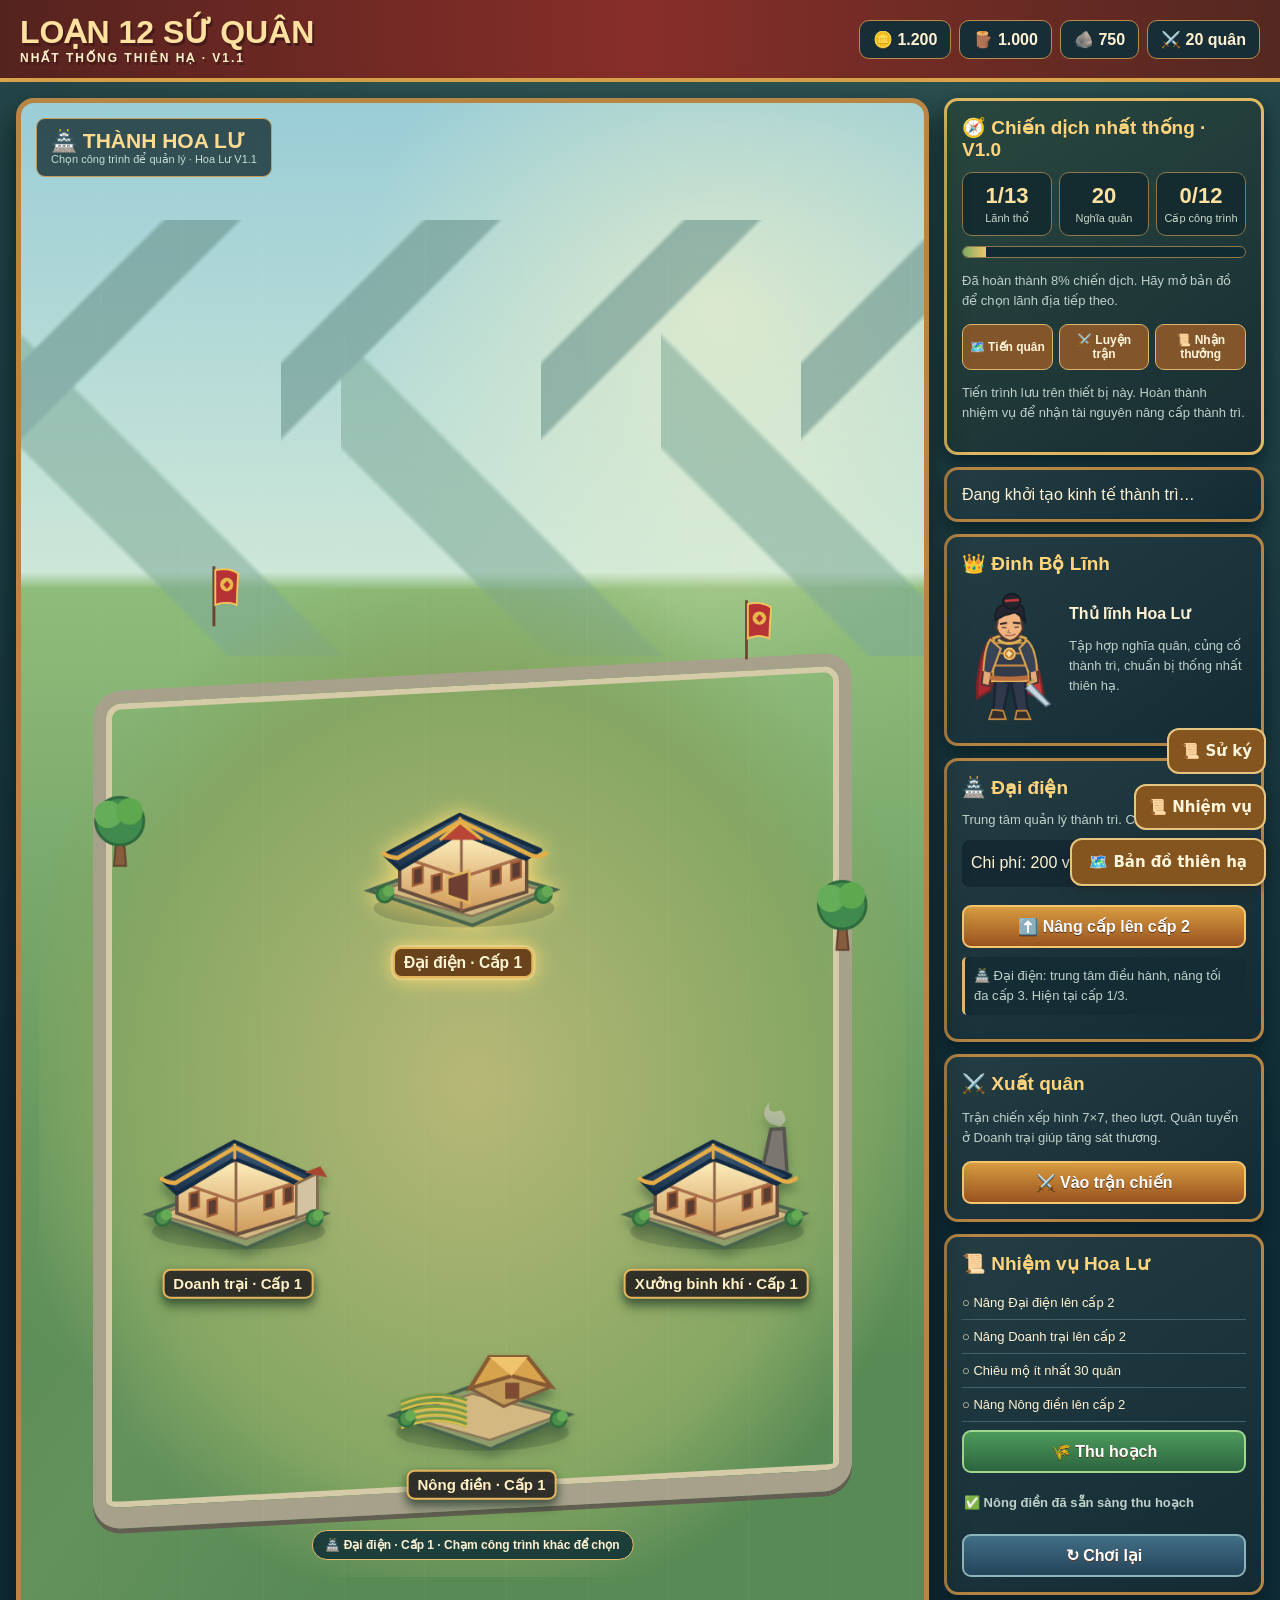
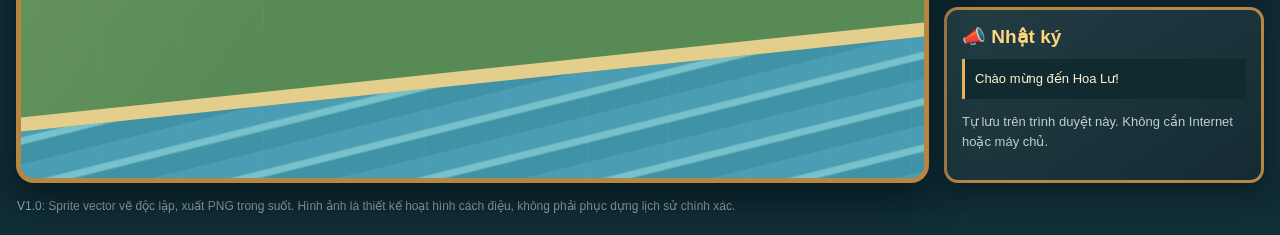
<file: index.html>
<!doctype html><html lang="vi"><head><meta charset="utf-8"><meta name="viewport" content="width=device-width,initial-scale=1"><title>Loạn 12 Sứ Quân — Hoa Lư V1.0</title><style>
:root{font-family:Segoe UI,Arial,sans-serif;color:#fff2d2;background:#102e36}*{box-sizing:border-box}body{margin:0;background:radial-gradient(circle at 50% -10%,#365d59,#102c36 72%)}button{font:inherit;cursor:pointer}header{display:flex;justify-content:space-between;gap:14px;align-items:center;padding:13px 20px;background:linear-gradient(90deg,#55231e,#872e29,#542820);border-bottom:4px solid #dba34a;flex-wrap:wrap}.brand{font-size:clamp(22px,2.5vw,34px);font-weight:900;color:#ffe1a0;text-shadow:2px 3px #461a18}.brand small{display:block;font-size:12px;letter-spacing:2px;color:#fff1cb}.resources{display:flex;flex-wrap:wrap;gap:8px}.res{padding:9px 13px;border:1px solid #ba8a4b;background:#182e36;border-radius:10px;font-weight:700}.wrap{max-width:1450px;margin:auto;padding:16px;display:grid;grid-template-columns:minmax(0,1fr) 320px;gap:15px}.city{min-height:650px;position:relative;overflow:hidden;border:5px solid #b88643;border-radius:18px;background:linear-gradient(#91c9d7 0%,#c6e7dd 28%,#84b46f 29%,#609356 75%,#4d7d50);box-shadow:0 15px 35px #07191e}.mountains{position:absolute;inset:7% 0 auto;height:26%;background:linear-gradient(135deg,transparent 20%,#638d86 21% 31%,transparent 32%) 0 0/260px 100%,linear-gradient(45deg,transparent 27%,#7eaa98 28% 42%,transparent 43%) 0 0/320px 100%;opacity:.55}.river{position:absolute;bottom:-45px;left:-10%;width:125%;height:155px;transform:rotate(-6deg);background:repeating-linear-gradient(172deg,#4b9db4 0 18px,#77c1cb 20px 25px,#4093a7 27px 45px);border-top:14px solid #e3cf8b}.ground{position:absolute;inset:29% 2% 12%;background:radial-gradient(ellipse,#b7b877 0%,#85a763 58%,transparent 76%)}.wall{position:absolute;inset:34% 8% 16%;border:13px solid #a7a18b;border-bottom-width:21px;transform:skewY(-3deg);border-radius:28px;box-shadow:inset 0 0 0 6px #d5cba8,0 5px 0 #625e51;pointer-events:none}.buildings{position:absolute;inset:0}.building{position:absolute;width:clamp(145px,24%,260px);padding:0;border:0;background:transparent;transform:translate(-50%,-50%);transition:transform .15s,filter .15s;filter:drop-shadow(0 8px 5px #27472c70)}.building:hover,.building.active{transform:translate(-50%,-53%) scale(1.04);filter:drop-shadow(0 0 10px #ffdc74)}.building img{display:block;width:100%;height:auto;aspect-ratio:1;object-fit:contain}.building span{display:inline-block;background:#2b2926ee;border:2px solid #e4b55b;color:#fff0c5;border-radius:8px;padding:4px 9px;font-weight:700;font-size:clamp(11px,1.2vw,15px);white-space:nowrap}.tree{position:absolute;width:12%;pointer-events:none}.banner{position:absolute;width:9%;pointer-events:none}.side{display:flex;flex-direction:column;gap:12px}.panel{background:linear-gradient(145deg,#233d43,#142b34);border:3px solid #b78645;border-radius:14px;padding:15px;box-shadow:0 9px 22px #091e25}.panel h2{font-size:19px;color:#ffd47c;margin:0 0 11px}.portrait{display:flex;align-items:center;gap:12px}.portrait img{height:142px;width:95px;object-fit:contain;object-position:bottom;flex-shrink:0}.muted{color:#bed0ca;font-size:13px;line-height:1.55}.stats{margin:10px 0;padding:9px;background:#142932;border-radius:8px;line-height:1.8}.btn{background:linear-gradient(#d89b40,#985321);border:2px solid #f5c66c;border-radius:9px;padding:10px 12px;color:white;font-weight:800;text-shadow:0 1px #583522;width:100%;margin-top:8px}.btn:hover{filter:brightness(1.15)}.btn:disabled{filter:grayscale(.9);opacity:.5;cursor:not-allowed}.btn.secondary{background:linear-gradient(#426e86,#244459);border-color:#8cb4bd}.btn.green{background:linear-gradient(#4c9a5c,#2c653e);border-color:#a3d68e}.notice{font-size:13px;background:#102a30;border-left:3px solid #e7b75d;padding:10px;line-height:1.5}.mission{padding:9px 0;border-bottom:1px solid #42616a;font-size:13px}.mission.done{color:#a4e3a7}.foot{max-width:1450px;margin:0 auto 22px;padding:0 17px;color:#a8c2c2;font-size:12px}.topline{position:absolute;top:15px;left:15px;background:#203a3edb;padding:10px 14px;border:1px solid #c49b59;border-radius:9px;z-index:2}.citytitle{font-weight:900;font-size:21px;color:#ffdb92}.vtag{font-size:11px;color:#c5ddd6}.actions{display:flex;gap:7px;flex-wrap:wrap}.actions .btn{width:auto;flex:1;min-width:100px}@media(max-width:900px){.wrap{grid-template-columns:1fr}.city{min-height:570px}.side{display:grid;grid-template-columns:repeat(2,minmax(0,1fr))}.building{width:26%}}@media(max-width:560px){header{padding:10px}.wrap{padding:8px}.city{min-height:460px}.building{width:37%}.building span{font-size:10px;padding:3px 5px}.side{grid-template-columns:1fr}.topline{top:6px;left:6px;padding:6px}.citytitle{font-size:16px}.wall{inset:34% 4% 16%;border-width:8px}.resources{gap:4px}.res{font-size:12px;padding:7px}}
</style><link rel="stylesheet" href="mobile.css"><link rel="stylesheet" href="gameplay-v10.css"><link rel="stylesheet" href="city-economy-v10.css"><link rel="stylesheet" href="hoalu-v11.css"><link rel="stylesheet" href="economy-v11.css"></head><body><header><div class="brand">LOẠN 12 SỨ QUÂN<small>NHẤT THỐNG THIÊN HẠ · V1.1</small></div><div class="resources"><div class="res">🪙 <span id="gold">0</span></div><div class="res">🪵 <span id="wood">0</span></div><div class="res">🪨 <span id="stone">0</span></div><div class="res">⚔️ <span id="army">0</span> quân</div></div></header><main class="wrap"><section class="city"><div class="mountains"></div><div class="ground"></div><div class="wall"></div><div class="river"></div><div class="topline"><div class="citytitle">🏯 THÀNH HOA LƯ</div><div class="vtag">Chọn công trình để quản lý · Hoa Lư V1.1</div></div><img class="tree" src="assets/tree.png" style="left:5%;top:40%"><img class="tree" src="assets/tree.png" style="right:3%;top:45%"><img class="banner" src="assets/banner.png" style="left:17%;top:27%"><img class="banner" src="assets/banner.png" style="right:15%;top:29%"><div class="buildings" id="buildings"></div></section><aside class="side"><section class="panel" id="economy-v11" aria-live="off"></section><section class="panel"><h2>👑 Đinh Bộ Lĩnh</h2><div class="portrait"><img src="assets/dinh_bo_linh.png" alt="Đinh Bộ Lĩnh"><div><b>Thủ lĩnh Hoa Lư</b><p class="muted">Tập hợp nghĩa quân, củng cố thành trì, chuẩn bị thống nhất thiên hạ.</p></div></div></section><section class="panel"><h2 id="selname">🏯 Đại điện</h2><div id="details" class="muted"></div><div class="stats" id="cost"></div><button class="btn" id="upgrade">⬆️ Nâng cấp</button><button class="btn secondary" id="train" style="display:none">⚔️ Tuyển quân</button><p id="city-bonus" class="muted"></p></section><section class="panel"><h2>⚔️ Xuất quân</h2><p class="muted">Trận chiến xếp hình 7×7, theo lượt. Quân tuyển ở Doanh trại giúp tăng sát thương.</p><a class="btn" href="battle.html" style="display:block;text-align:center;text-decoration:none">⚔️ Vào trận chiến</a></section><section class="panel"><h2>📜 Nhiệm vụ Hoa Lư</h2><div id="missions"></div><div class="actions"><button class="btn green" id="collect">🌾 Thu hoạch</button><div id="harvest-timer" class="muted" aria-live="polite"></div><button class="btn secondary" id="reset">↻ Chơi lại</button></div></section><section class="panel"><h2>📣 Nhật ký</h2><div id="notice" class="notice" aria-live="polite">Chào mừng đến Hoa Lư!</div><p class="muted">Tự lưu trên trình duyệt này. Không cần Internet hoặc máy chủ.</p></section></aside></main><div class="foot">V1.0: Sprite vector vẽ độc lập, xuất PNG trong suốt. Hình ảnh là thiết kế hoạt hình cách điệu, không phải phục dựng lịch sử chính xác.</div><script>
const defs={hall:{name:'Đại điện',desc:'Trung tâm quản lý thành trì.',x:49,y:45},barracks:{name:'Doanh trại',desc:'Tuyển và huấn luyện nghĩa quân.',x:24,y:64},forge:{name:'Xưởng binh khí',desc:'Rèn và cải thiện trang bị.',x:77,y:64},farm:{name:'Nông điền',desc:'Sản xuất lương thực và tài nguyên.',x:51,y:76}};
const KEY='loan12_hoalu_v03';const initial=()=>({gold:1200,wood:1000,stone:750,army:20,levels:{hall:1,barracks:1,forge:1,farm:1},harvest:0});let state;try{const x=JSON.parse(localStorage.getItem(KEY));state=x&&x.levels?x:initial()}catch(e){state=initial()}let selected='hall';const el=id=>document.getElementById(id);const fmt=x=>Math.floor(x).toLocaleString('vi-VN');function save(){try{localStorage.setItem(KEY,JSON.stringify(state))}catch(e){msg('Trình duyệt không cho phép lưu tự động.')}}function msg(t){el('notice').textContent=t}function cost(k){let lv=state.levels[k];return {gold:200*lv,wood:150*lv,stone:100*lv}}function affordable(c){return ['gold','wood','stone'].every(k=>state[k]>=c[k])}function render(){for(const k of ['gold','wood','stone','army'])el(k).textContent=fmt(state[k]);let b=el('buildings');b.innerHTML='';for(const [k,d] of Object.entries(defs)){let button=document.createElement('button');button.className='building'+(selected===k?' active':'');button.style.left=d.x+'%';button.style.top=d.y+'%';button.setAttribute('aria-label',d.name+', cấp '+state.levels[k]);let img=document.createElement('img');img.src=`assets/${k}_lv${state.levels[k]}.png`;img.alt=d.name;let span=document.createElement('span');span.textContent=d.name+' · Cấp '+state.levels[k];button.append(img,span);button.onclick=()=>{selected=k;render()};b.append(button)}let d=defs[selected],lv=state.levels[selected];el('selname').textContent='🏯 '+d.name;el('details').textContent=d.desc+' Cấp hiện tại: '+lv+'/3.';let c=cost(selected);el('cost').textContent=lv===3?'Đã đạt cấp tối đa.':`Chi phí: ${fmt(c.gold)} vàng · ${fmt(c.wood)} gỗ · ${fmt(c.stone)} đá`;el('upgrade').disabled=lv>=3||!affordable(c);el('upgrade').textContent=lv>=3?'✓ Đã đạt cấp tối đa':'⬆️ Nâng cấp lên cấp '+(lv+1);el('train').style.display=selected==='barracks'?'block':'none';el('train').disabled=state.gold<150||state.wood<70;const ms=[['Nâng Đại điện lên cấp 2',state.levels.hall>=2],['Nâng Doanh trại lên cấp 2',state.levels.barracks>=2],['Chiêu mộ ít nhất 30 quân',state.army>=30],['Nâng Nông điền lên cấp 2',state.levels.farm>=2]];el('missions').innerHTML=ms.map(([s,done])=>`<div class="mission ${done?'done':''}">${done?'✓':'○'} ${s}</div>`).join('')}
el('upgrade').onclick=()=>{let lv=state.levels[selected];if(lv>=3)return;let c=cost(selected);if(!affordable(c))return msg('Chưa đủ tài nguyên để nâng cấp.');for(let k of ['gold','wood','stone'])state[k]-=c[k];state.levels[selected]++;save();render();msg('Đã nâng cấp '+defs[selected].name+' lên cấp '+state.levels[selected]+'!')};el('train').onclick=()=>{if(state.gold<150||state.wood<70)return;state.gold-=150;state.wood-=70;state.army+=10;save();render();msg('Đã tuyển thêm 10 nghĩa quân!')};el('collect').onclick=()=>{let now=Date.now(),wait=10000-(now-state.harvest);if(wait>0)return msg('Cần chờ '+Math.ceil(wait/1000)+' giây để thu hoạch tiếp.');let f=state.levels.farm;state.gold+=120*f;state.wood+=95*f;state.stone+=70*f;state.harvest=now;save();render();msg('Đã thu hoạch: +'+120*f+' vàng, +'+95*f+' gỗ, +'+70*f+' đá.')};el('reset').onclick=()=>{if(!confirm('Xóa tiến trình thành trì và chơi lại?'))return;state=initial();save();render();msg('Đã bắt đầu lại chiến dịch Hoa Lư.')};render();
</script><script src="gameplay-v10.js"></script><script src="city-economy-v10.js"></script><script src="hoalu-v11.js"></script><script src="economy-v11.js"></script><a href="map.html" style="position:fixed;bottom:14px;right:14px;z-index:9999;background:#85551f;color:#fff6dc;border:2px solid #e5c580;border-radius:12px;padding:13px 17px;font:700 15px system-ui;text-decoration:none;box-shadow:0 3px 12px #2228">🗺️ Bản đồ thiên hạ</a><a href="chronicle.html" style="position:fixed;bottom:126px;right:14px;z-index:9999;background:#85551f;color:#fff6dc;border:2px solid #e5c580;border-radius:12px;padding:12px;text-decoration:none;font:700 15px system-ui">📜 Sử ký</a><a href="quests.html" style="position:fixed;bottom:70px;right:14px;z-index:9999;background:#85551f;color:#fff6dc;border:2px solid #e5c580;border-radius:12px;padding:12px;text-decoration:none;font:700 15px system-ui">📜 Nhiệm vụ</a></body></html>
</file>
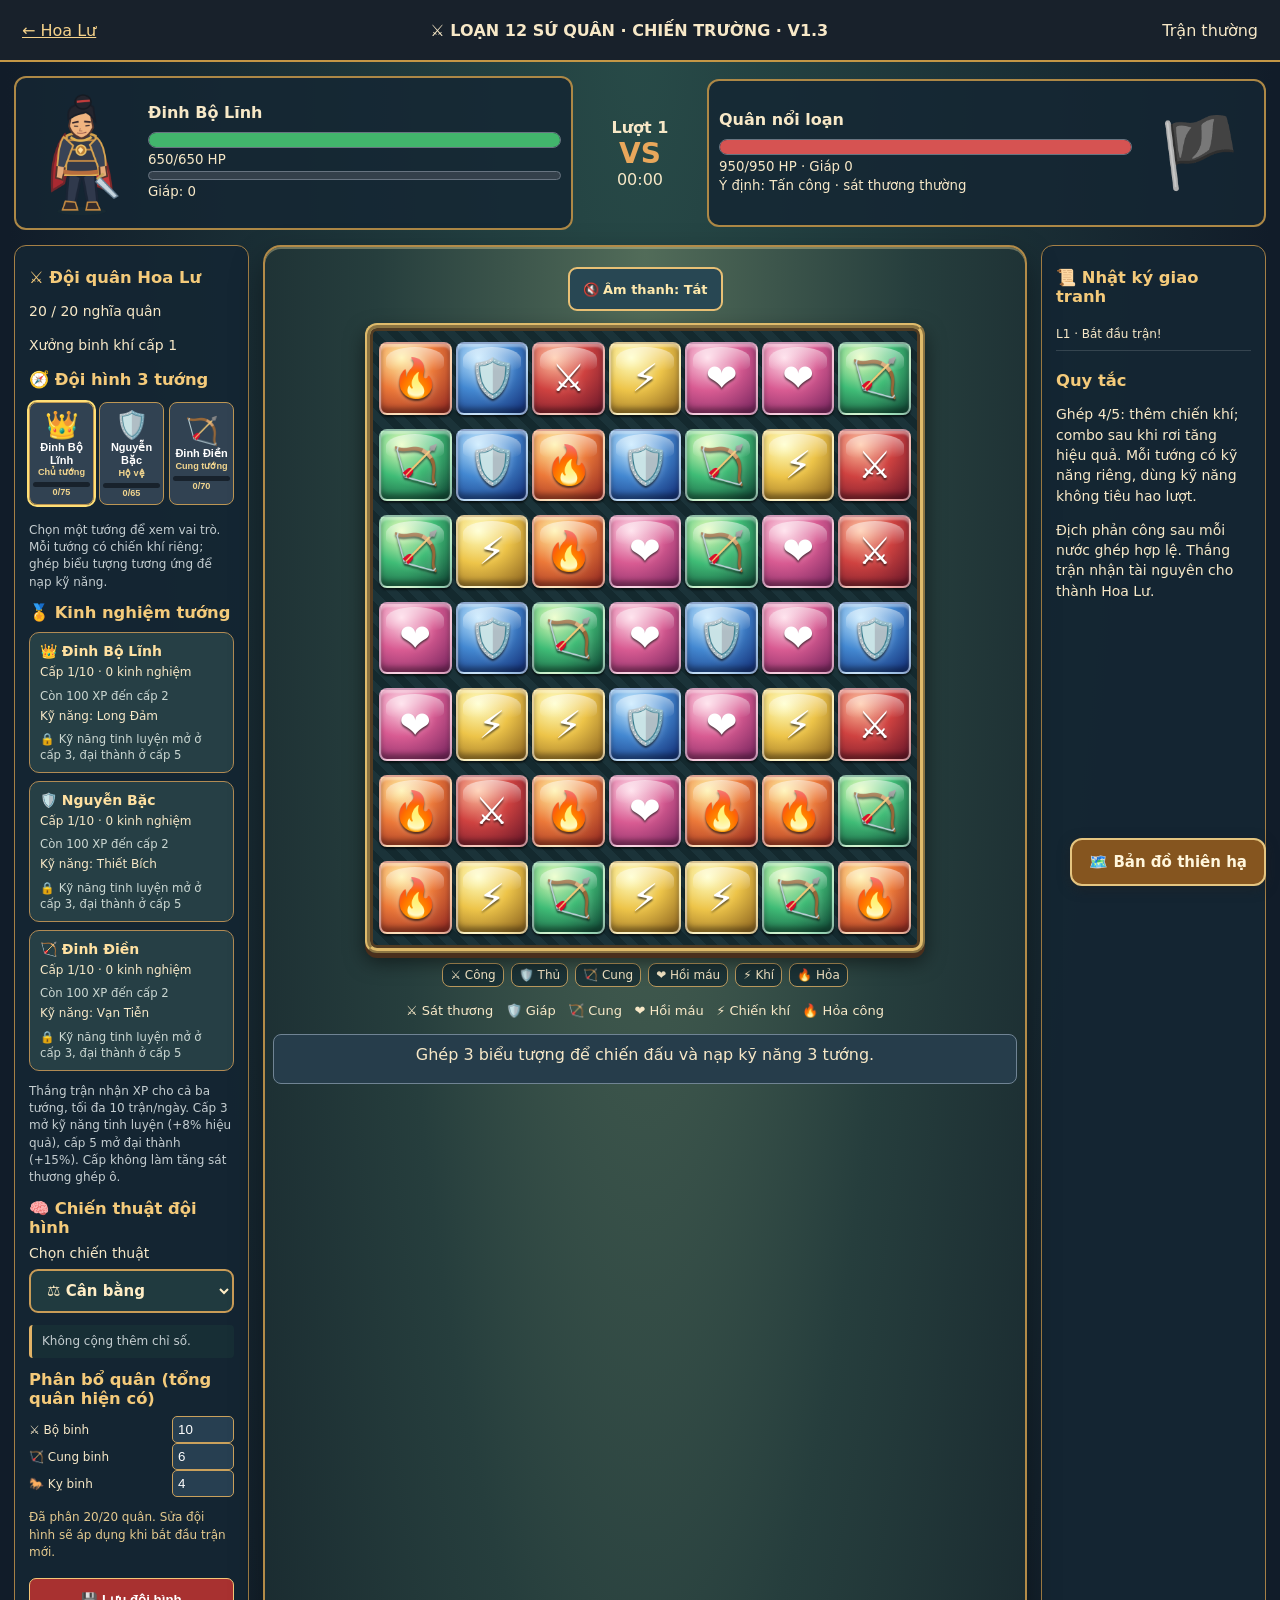
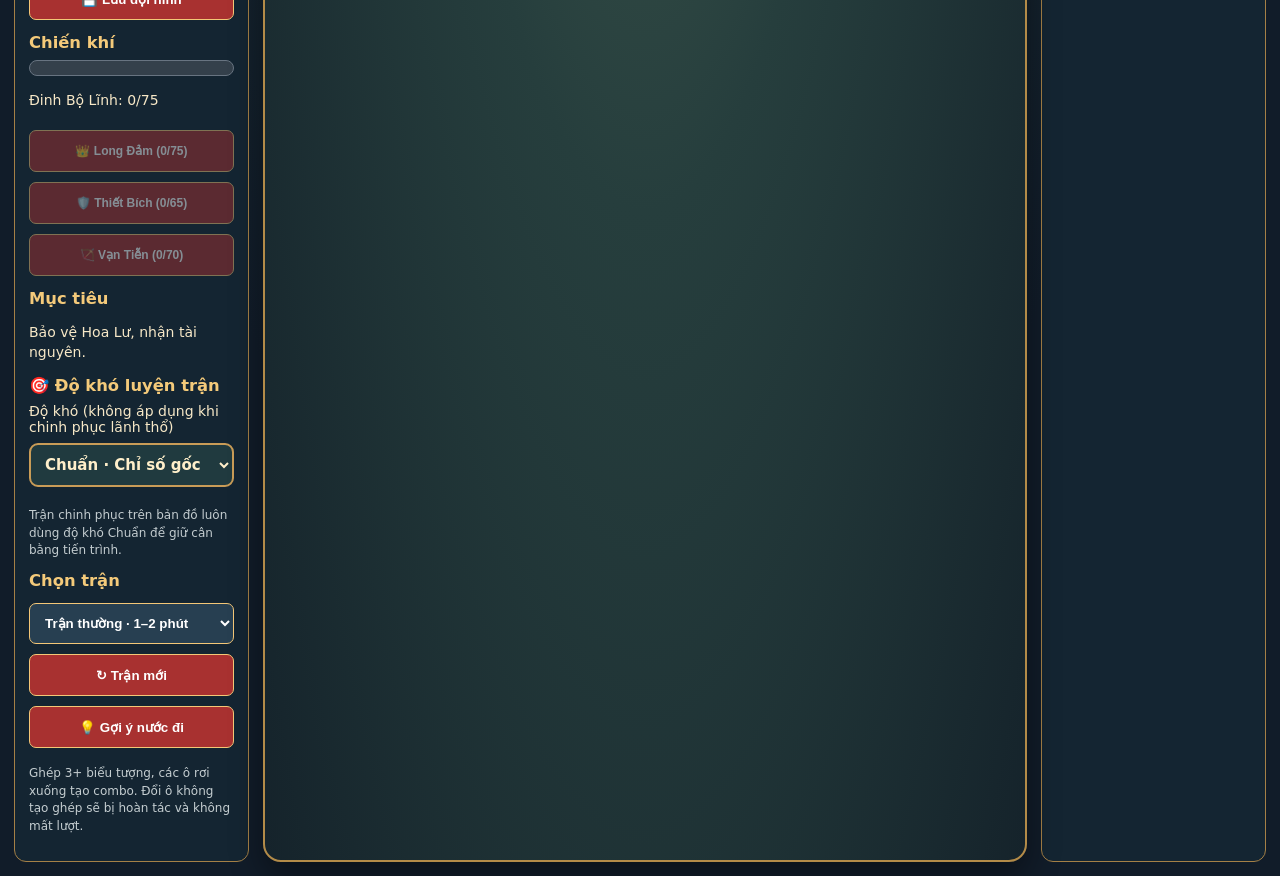
<file: battle.html>
<!doctype html><html lang="vi"><head><meta charset="utf-8"><meta name="viewport" content="width=device-width,initial-scale=1"><title>Loạn 12 Sứ Quân | Chiến đấu</title><link rel="stylesheet" href="battle.css"><link rel="stylesheet" href="mobile.css"><link rel="stylesheet" href="mobile-v09.css"><link rel="stylesheet" href="battle-fx-v10.css"><link rel="stylesheet" href="heroes-v11.css"><link rel="stylesheet" href="enemy-ai-v11.css"><link rel="stylesheet" href="battle-mobile-v11.css"><link rel="stylesheet" href="hero-progress-v12.css"><link rel="stylesheet" href="battle-j2me-v13.css"></head><body><header><a href="index.html">← Hoa Lư</a><strong>⚔️ LOẠN 12 SỨ QUÂN · CHIẾN TRƯỜNG · V1.3</strong><span id="battle-type">Trận thường</span></header><main><section class="top"><div class="fighter player"><img src="assets/dinh_bo_linh.png" alt="Đinh Bộ Lĩnh"><div class="fdata"><b>Đinh Bộ Lĩnh</b><div class="meter"><div id="php" class="fill green"></div></div><small id="ptxt"></small><div class="meter shield"><div id="pshield" class="fill blue"></div></div><small id="shieldtxt"></small></div></div><div class="mid"><b id="round">Lượt 1</b><div class="vs">VS</div><span id="clock">00:00</span></div><div class="fighter enemy"><div class="enemy-icon">🏴</div><div class="fdata"><b id="enemyname">Quân nổi loạn</b><div class="meter"><div id="ehp" class="fill red"></div></div><small id="etxt"></small><small id="intent">Ý định: Tấn công</small></div></div></section><section class="play"><div class="sidebar"><h3>⚔️ Đội quân Hoa Lư</h3><p id="army"></p><p id="power"></p><h3>🧭 Đội hình 3 tướng</h3><div id="roster" class="roster"></div><p class="note">Chọn một tướng để xem vai trò. Mỗi tướng có chiến khí riêng; ghép biểu tượng tương ứng để nạp kỹ năng.</p><h3>🏅 Kinh nghiệm tướng</h3><div id="hero-progress-v12" aria-label="Tiến trình tướng lĩnh"></div><p class="note">Thắng trận nhận XP cho cả ba tướng, tối đa 10 trận/ngày. Cấp 3 mở kỹ năng tinh luyện (+8% hiệu quả), cấp 5 mở đại thành (+15%). Cấp không làm tăng sát thương ghép ô.</p><h3>🧠 Chiến thuật đội hình</h3><label for="doctrine">Chọn chiến thuật</label><select id="doctrine"><option value="balanced">⚖️ Cân bằng</option><option value="assault">⚔️ Tiên phong</option><option value="defense">🛡️ Kiên thủ</option><option value="support">❤️ Hậu cần</option></select><p id="doctrine-desc" class="note"></p><h3>Phân bổ quân (tổng quân hiện có)</h3><div id="troops" class="troops"></div><button id="save-formation">💾 Lưu đội hình</button><h3>Chiến khí</h3><div class="meter"><div class="fill yellow" id="energybar"></div></div><p id="energy"></p><div id="skills" class="skills"></div><h3>Mục tiêu</h3><p id="goal">Đánh bại quân địch.</p><h3>🎯 Độ khó luyện trận</h3><label for="difficulty">Độ khó (không áp dụng khi chinh phục lãnh thổ)</label><select id="difficulty"><option value="easy">Dễ · HP địch 80%, sát thương 75%</option><option value="normal">Chuẩn · Chỉ số gốc</option><option value="hard">Khó · HP địch 120%, sát thương 125%</option></select><p class="note">Trận chinh phục trên bản đồ luôn dùng độ khó Chuẩn để giữ cân bằng tiến trình.</p><h3>Chọn trận</h3><select id="mode"><option value="normal">Trận thường · 1–2 phút</option><option value="boss">Trận sứ quân · 3–4 phút</option></select><button id="restart">↻ Trận mới</button><button id="hint">💡 Gợi ý nước đi</button><p class="note">Ghép 3+ biểu tượng, các ô rơi xuống tạo combo. Đổi ô không tạo ghép sẽ bị hoàn tác và không mất lượt.</p></div><div class="board-wrap"><div class="battle-controls-v11"><button id="audio-toggle" type="button" aria-pressed="false">🔇 Âm thanh: Tắt</button></div><div id="board" class="board" role="grid" aria-label="Bàn cờ xếp hình 7 nhân 7"></div><div class="v13-tile-key" aria-label="Chú giải biểu tượng"><span>⚔️ Công</span><span>🛡️ Thủ</span><span>🏹 Cung</span><span>❤️ Hồi máu</span><span>⚡ Khí</span><span>🔥 Hỏa</span></div><div class="legend">⚔️ Sát thương &nbsp; 🛡️ Giáp &nbsp; 🏹 Cung &nbsp; ❤️ Hồi máu &nbsp; ⚡ Chiến khí &nbsp; 🔥 Hỏa công</div><div id="status" aria-live="polite">Chọn 2 ô liền nhau để ghép 3 biểu tượng.</div></div><div class="sidebar right"><h3>📜 Nhật ký giao tranh</h3><div id="log"></div><h3>Quy tắc</h3><p>Ghép 4/5: thêm chiến khí; combo sau khi rơi tăng hiệu quả. Mỗi tướng có kỹ năng riêng, dùng kỹ năng không tiêu hao lượt.</p><p>Địch phản công sau mỗi nước ghép hợp lệ. Thắng trận nhận tài nguyên cho thành Hoa Lư.</p></div></section></main><div class="overlay hidden" id="result"><div class="dialog"><h2 id="result-title"></h2><p id="result-text"></p><div class="actions"><button id="again">Đánh trận mới</button><a href="index.html">Về Hoa Lư</a></div></div></div><script src="hero-progress-v12.js"></script><script src="battle.js"></script><script src="mobile-ux.js"></script><script src="battle-fx-v10.js"></script><script src="battle-audio-v11.js"></script><script src="battle-j2me-v13.js"></script><a href="map.html" style="position:fixed;bottom:14px;right:14px;z-index:9999;background:#85551f;color:#fff6dc;border:2px solid #e5c580;border-radius:12px;padding:13px 17px;font:700 15px system-ui;text-decoration:none;box-shadow:0 3px 12px #2228">🗺️ Bản đồ thiên hạ</a></body></html>
</file>
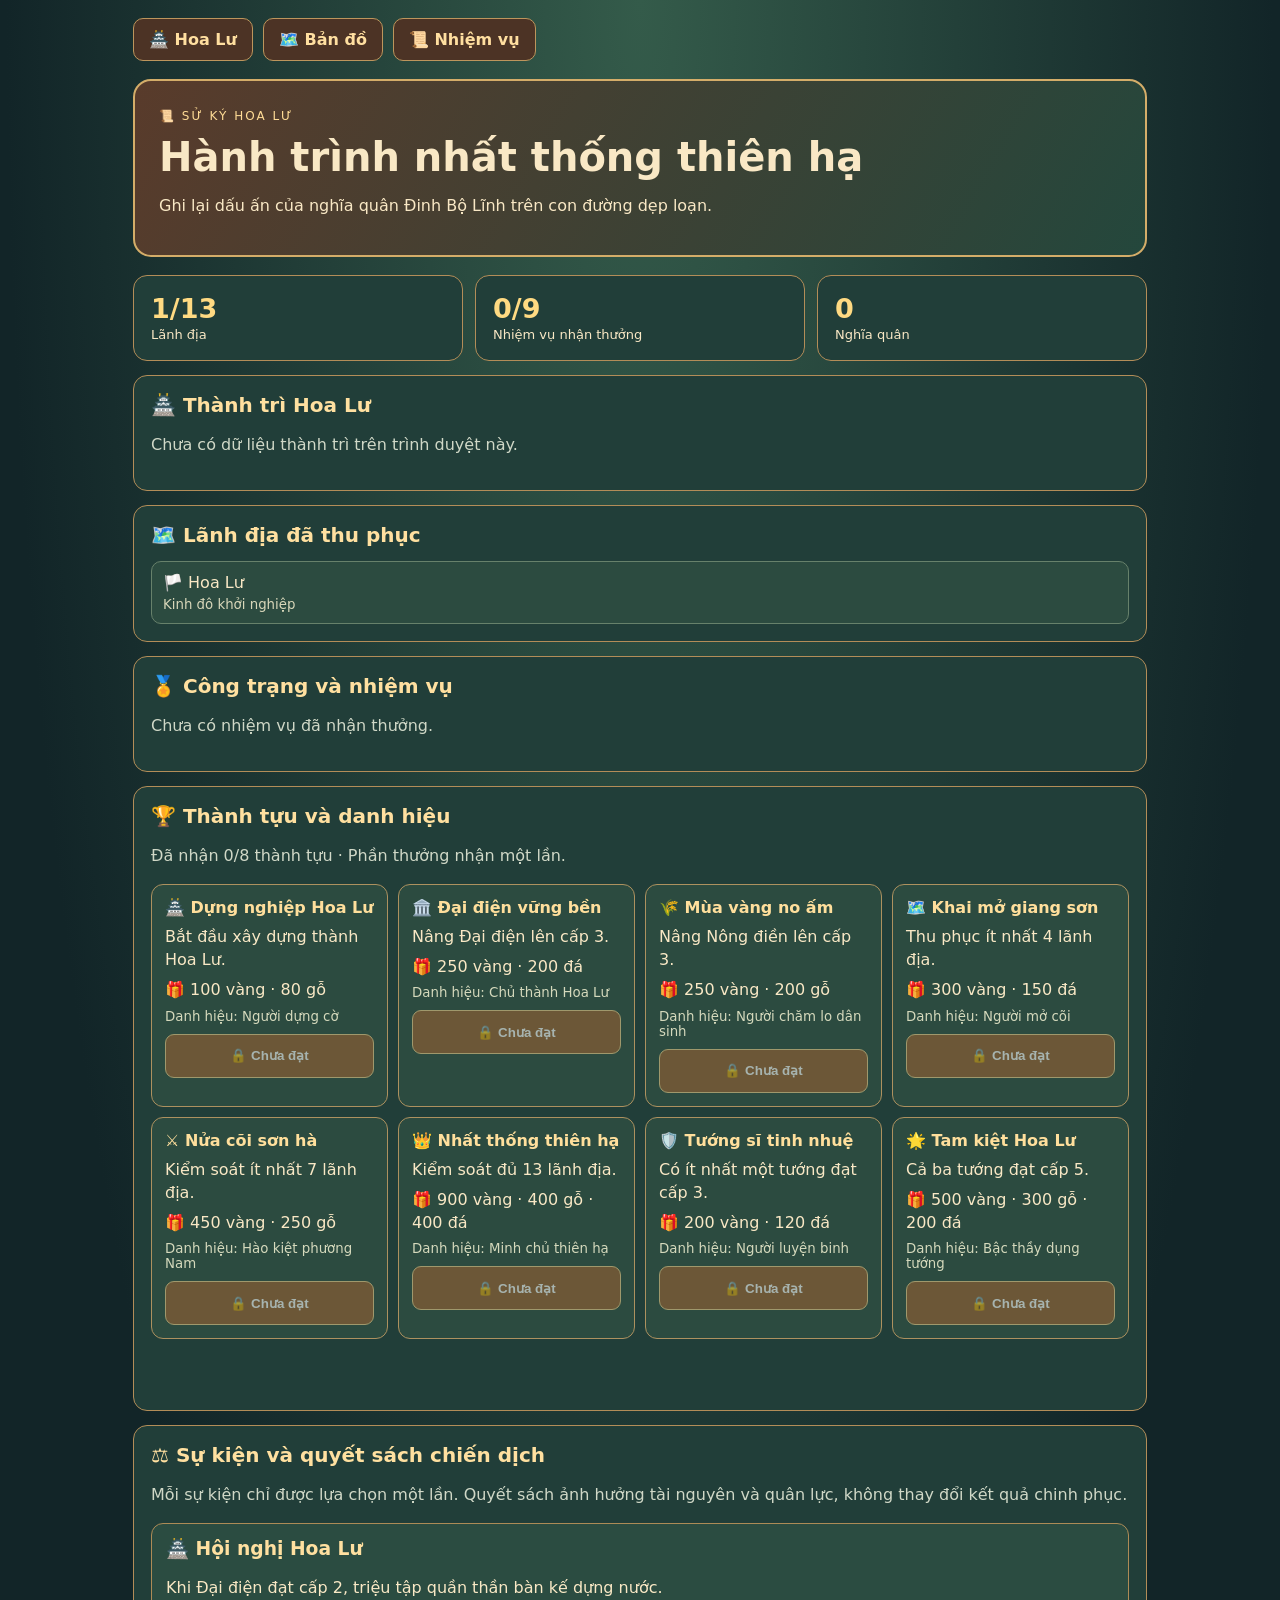
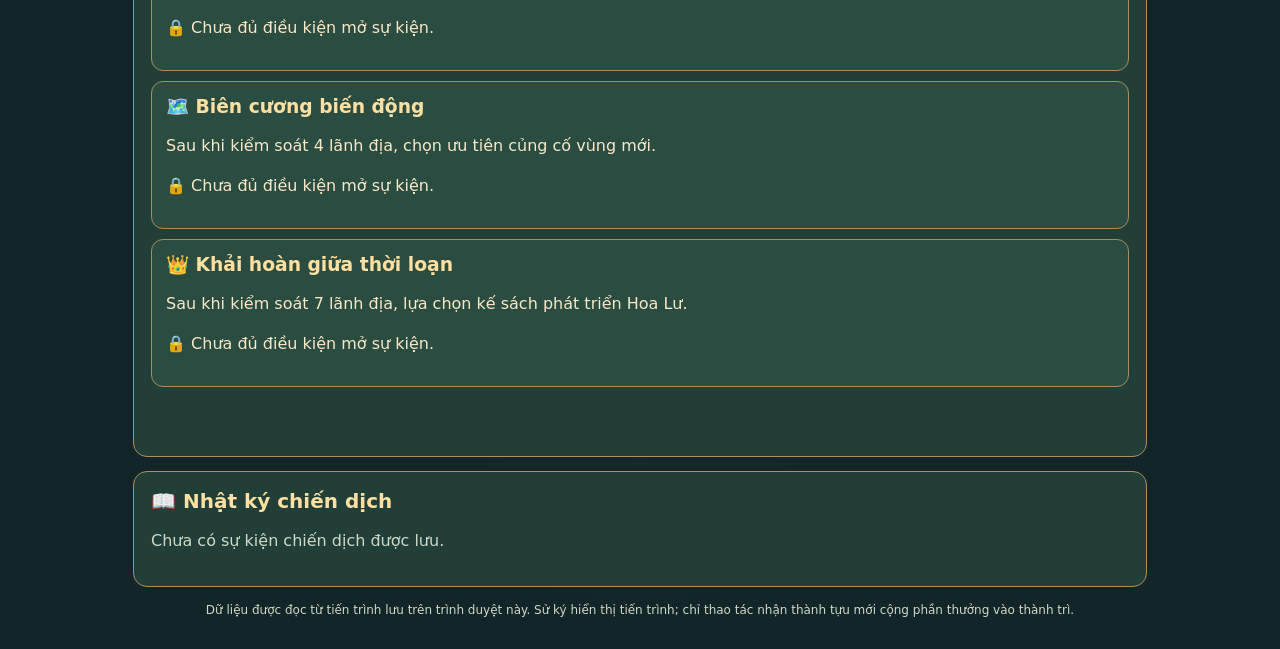
<file: chronicle.html>
<!doctype html><html lang="vi"><head><meta charset="utf-8"><meta name="viewport" content="width=device-width,initial-scale=1"><title>Sử ký thống nhất – Loạn 12 Sứ Quân</title><link rel="stylesheet" href="chronicle-v12.css"><link rel="stylesheet" href="achievements-v12.css"><link rel="stylesheet" href="strategic-events-v12.css"></head><body><main><nav><a href="index.html">🏯 Hoa Lư</a><a href="map.html">🗺️ Bản đồ</a><a href="quests.html">📜 Nhiệm vụ</a></nav><header><span>📜 SỬ KÝ HOA LƯ</span><h1>Hành trình nhất thống thiên hạ</h1><p>Ghi lại dấu ấn của nghĩa quân Đinh Bộ Lĩnh trên con đường dẹp loạn.</p></header><section class="stats" id="chronicle-stats" aria-label="Thống kê chiến dịch"></section><section class="panel"><h2>🏯 Thành trì Hoa Lư</h2><div id="chronicle-city"></div></section><section class="panel"><h2>🗺️ Lãnh địa đã thu phục</h2><div id="chronicle-regions"></div></section><section class="panel"><h2>🏅 Công trạng và nhiệm vụ</h2><div id="chronicle-quests"></div></section><section class="panel"><h2>🏆 Thành tựu và danh hiệu</h2><div id="achievements-v12"></div><p id="achievement-notice" role="status"></p></section><section class="panel"><h2>⚖️ Sự kiện và quyết sách chiến dịch</h2><p class="muted">Mỗi sự kiện chỉ được lựa chọn một lần. Quyết sách ảnh hưởng tài nguyên và quân lực, không thay đổi kết quả chinh phục.</p><div id="strategic-events-v12"></div><p id="strategic-events-notice" role="status"></p></section><section class="panel"><h2>📖 Nhật ký chiến dịch</h2><div id="chronicle-events"></div></section><p class="foot">Dữ liệu được đọc từ tiến trình lưu trên trình duyệt này. Sử ký hiển thị tiến trình; chỉ thao tác nhận thành tựu mới cộng phần thưởng vào thành trì.</p></main><script src="chronicle-v12.js"></script><script src="achievements-v12.js"></script><script src="strategic-events-v12.js"></script></body></html>
</file>
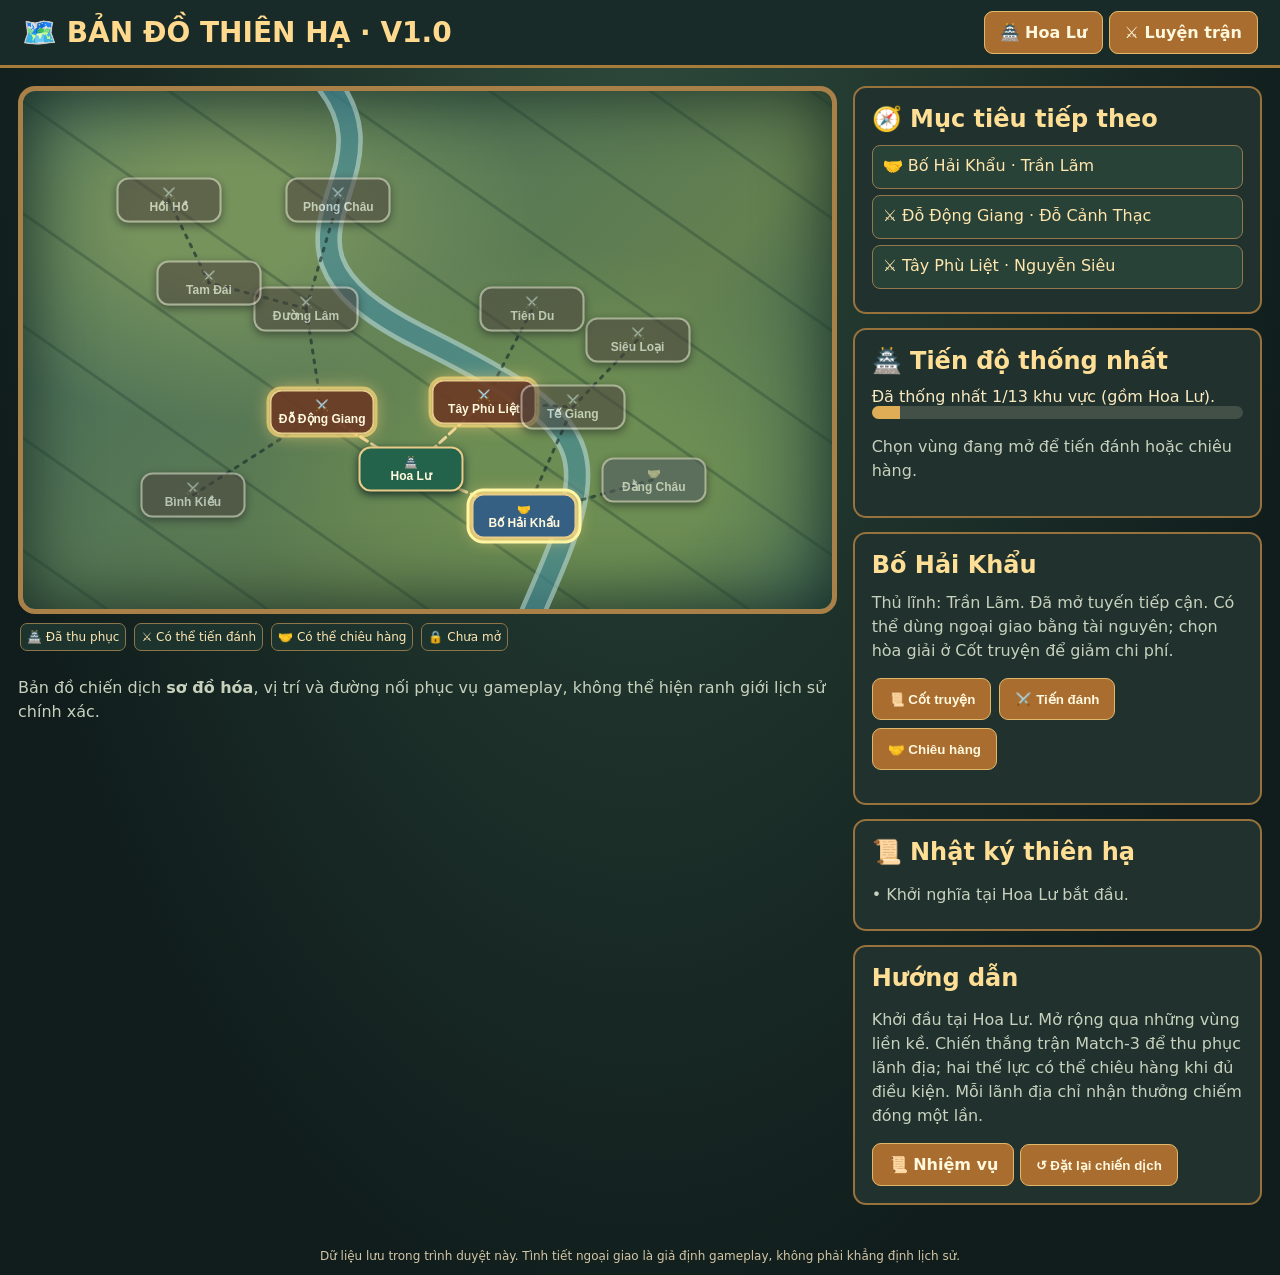
<file: map.html>
<!doctype html><html lang="vi"><head><meta charset="utf-8"><meta name="viewport" content="width=device-width,initial-scale=1">
<title>Bản đồ thiên hạ – Loạn 12 Sứ Quân V1.0</title>
<style>
:root{font-family:system-ui,'Segoe UI',sans-serif;color:#f9e9bf;background:#111d1d}*{box-sizing:border-box}body{margin:0;background:radial-gradient(ellipse at top,#2d493b,#101d1c 75%)}header{display:flex;gap:15px;align-items:center;justify-content:space-between;flex-wrap:wrap;padding:16px 22px;background:#182b28;border-bottom:3px solid #a77b3a}h1{font-size:clamp(19px,3vw,28px);margin:0;color:#ffd98d}a{color:#ffe0a0}button,.btn{border:1px solid #e0b86b;border-radius:9px;background:#a96d30;color:#fff8dd;padding:11px 15px;font-weight:700;cursor:pointer;text-decoration:none}button:disabled{opacity:.45;cursor:not-allowed}.wrap{max-width:1360px;margin:auto;padding:18px;display:grid;grid-template-columns:minmax(0,2fr) minmax(290px,1fr);gap:16px}.map{position:relative;aspect-ratio:1.55;min-height:430px;overflow:hidden;border:5px solid #a98048;border-radius:17px;background:radial-gradient(ellipse at 25% 25%,#77935c 0 10%,transparent 37%),radial-gradient(ellipse at 70% 75%,#6c8d53 0 15%,transparent 42%),linear-gradient(135deg,#426a5d,#638050 65%,#355f58);box-shadow:inset 0 0 70px #182c25}.map:before{content:'';position:absolute;inset:0;opacity:.3;background:repeating-linear-gradient(35deg,transparent 0 46px,#19392d 47px 49px,transparent 50px 92px)}.river{position:absolute;left:8%;top:0;width:82%;height:100%;pointer-events:none;opacity:.6}.node{position:absolute;transform:translate(-50%,-50%);width:clamp(67px,8.5vw,105px);padding:7px 3px;border:2px solid #e8cb88;background:#6c3c25ed;border-radius:12px;z-index:2;text-align:center;font-size:11px;box-shadow:0 3px 9px #162e2a}.node strong{display:block;font-size:12px}.node.owned{background:#24634b}.node.ally{background:#366083}.node.locked{filter:grayscale(.8);opacity:.77}.node.selected{outline:3px solid #fff5a4;outline-offset:2px}.panel{background:#20312e;border:2px solid #97723d;border-radius:13px;padding:17px;margin-bottom:14px}.panel h2{color:#ffdf95;margin:0 0 12px}.muted{color:#c7d1bd;line-height:1.5}.stat{display:flex;justify-content:space-between;gap:10px;padding:7px 0;border-bottom:1px solid #4b5a4b}.actions{display:flex;gap:8px;flex-wrap:wrap;margin-top:15px}.progress{height:13px;border-radius:20px;background:#435047;overflow:hidden}.progress span{display:block;background:#dfad56;height:100%}.foot{padding:12px;text-align:center;color:#d3c6a7;font-size:12px}#events{max-height:130px;overflow:auto}#events p{margin:5px 0}@media(max-width:820px){.wrap{grid-template-columns:1fr}.map{min-height:340px}.node{width:75px;font-size:9px}.node strong{font-size:10px}}
</style><link rel="stylesheet" href="mobile.css"><link rel="stylesheet" href="campaign-map-v10.css"></head><body>
<header><h1>🗺️ BẢN ĐỒ THIÊN HẠ · V1.0</h1><nav><a class="btn" href="index.html">🏯 Hoa Lư</a> <a class="btn" href="battle.html">⚔️ Luyện trận</a></nav></header>
<main class="wrap"><section><div class="map" id="map"><svg class="river" viewBox="0 0 800 600" preserveAspectRatio="none" aria-hidden="true"><path d="M270 -30 C410 100 160 170 400 285 S620 420 520 640" fill="none" stroke="#b4dbe0" stroke-width="32"/><path d="M270 -30 C410 100 160 170 400 285 S620 420 520 640" fill="none" stroke="#428ca1" stroke-width="21"/></svg></div><p class="muted">Bản đồ chiến dịch <b>sơ đồ hóa</b>, vị trí và đường nối phục vụ gameplay, không thể hiện ranh giới lịch sử chính xác.</p></section>
<aside><section class="panel"><h2>🏯 Tiến độ thống nhất</h2><div id="summary"></div><div class="progress"><span id="bar"></span></div><p class="muted" id="progressText"></p></section>
<section class="panel"><h2 id="regionTitle">Chọn một lãnh địa</h2><div id="details" class="muted">Bấm vào thành trên bản đồ để xem sứ quân và quyết định hành động.</div><div class="actions"><button id="story">📜 Cốt truyện</button><button id="attack">⚔️ Tiến đánh</button><button id="diplomacy">🤝 Chiêu hàng</button></div><p id="feedback" class="muted" aria-live="polite"></p></section>
<section class="panel"><h2>📜 Nhật ký thiên hạ</h2><div id="events" class="muted"></div></section>
<section class="panel"><h2>Hướng dẫn</h2><p class="muted">Khởi đầu tại Hoa Lư. Mở rộng qua những vùng liền kề. Chiến thắng trận Match-3 để thu phục lãnh địa; hai thế lực có thể chiêu hàng khi đủ điều kiện. Mỗi lãnh địa chỉ nhận thưởng chiếm đóng một lần.</p><a class="btn" href="quests.html">📜 Nhiệm vụ</a> <button id="resetMap">↺ Đặt lại chiến dịch</button></section></aside></main>
<footer class="foot">Dữ liệu lưu trong trình duyệt này. Tình tiết ngoại giao là giả định gameplay, không phải khẳng định lịch sử.</footer>
<script>const REGIONS=[{"id": "hoalu", "name": "Hoa Lư", "leader": "Đinh Bộ Lĩnh", "x": 48, "y": 73, "type": "capital", "requires": []}, {"id": "bohai", "name": "Bố Hải Khẩu", "leader": "Trần Lãm", "x": 62, "y": 82, "type": "ally", "requires": ["hoalu"]}, {"id": "dodong", "name": "Đỗ Động Giang", "leader": "Đỗ Cảnh Thạc", "x": 37, "y": 62, "type": "hostile", "requires": ["hoalu"]}, {"id": "tayphu", "name": "Tây Phù Liệt", "leader": "Nguyễn Siêu", "x": 57, "y": 60, "type": "hostile", "requires": ["hoalu"]}, {"id": "tegiang", "name": "Tế Giang", "leader": "Lã Đường", "x": 68, "y": 61, "type": "hostile", "requires": ["tayphu", "bohai"]}, {"id": "sieu", "name": "Siêu Loại", "leader": "Lý Khuê", "x": 76, "y": 48, "type": "hostile", "requires": ["tegiang"]}, {"id": "tiendu", "name": "Tiên Du", "leader": "Nguyễn Thủ Tiệp", "x": 63, "y": 42, "type": "hostile", "requires": ["tayphu"]}, {"id": "dangchau", "name": "Đằng Châu", "leader": "Phạm Bạch Hổ", "x": 78, "y": 75, "type": "ally", "requires": ["bohai"]}, {"id": "duonglam", "name": "Đường Lâm", "leader": "Ngô Nhật Khánh", "x": 35, "y": 42, "type": "hostile", "requires": ["dodong"]}, {"id": "tamdai", "name": "Tam Đái", "leader": "Nguyễn Khoan", "x": 23, "y": 37, "type": "hostile", "requires": ["duonglam"]}, {"id": "hoinho", "name": "Hồi Hồ", "leader": "Kiều Thuận", "x": 18, "y": 21, "type": "hostile", "requires": ["tamdai"]}, {"id": "phongchau", "name": "Phong Châu", "leader": "Kiều Công Hãn", "x": 39, "y": 21, "type": "hostile", "requires": ["duonglam"]}, {"id": "binhkieu", "name": "Bình Kiều", "leader": "Ngô Xương Xí", "x": 21, "y": 78, "type": "hostile", "requires": ["dodong"]}];</script><script src="map.js"></script><script src="campaign-map-v10.js"></script></body></html>
</file>
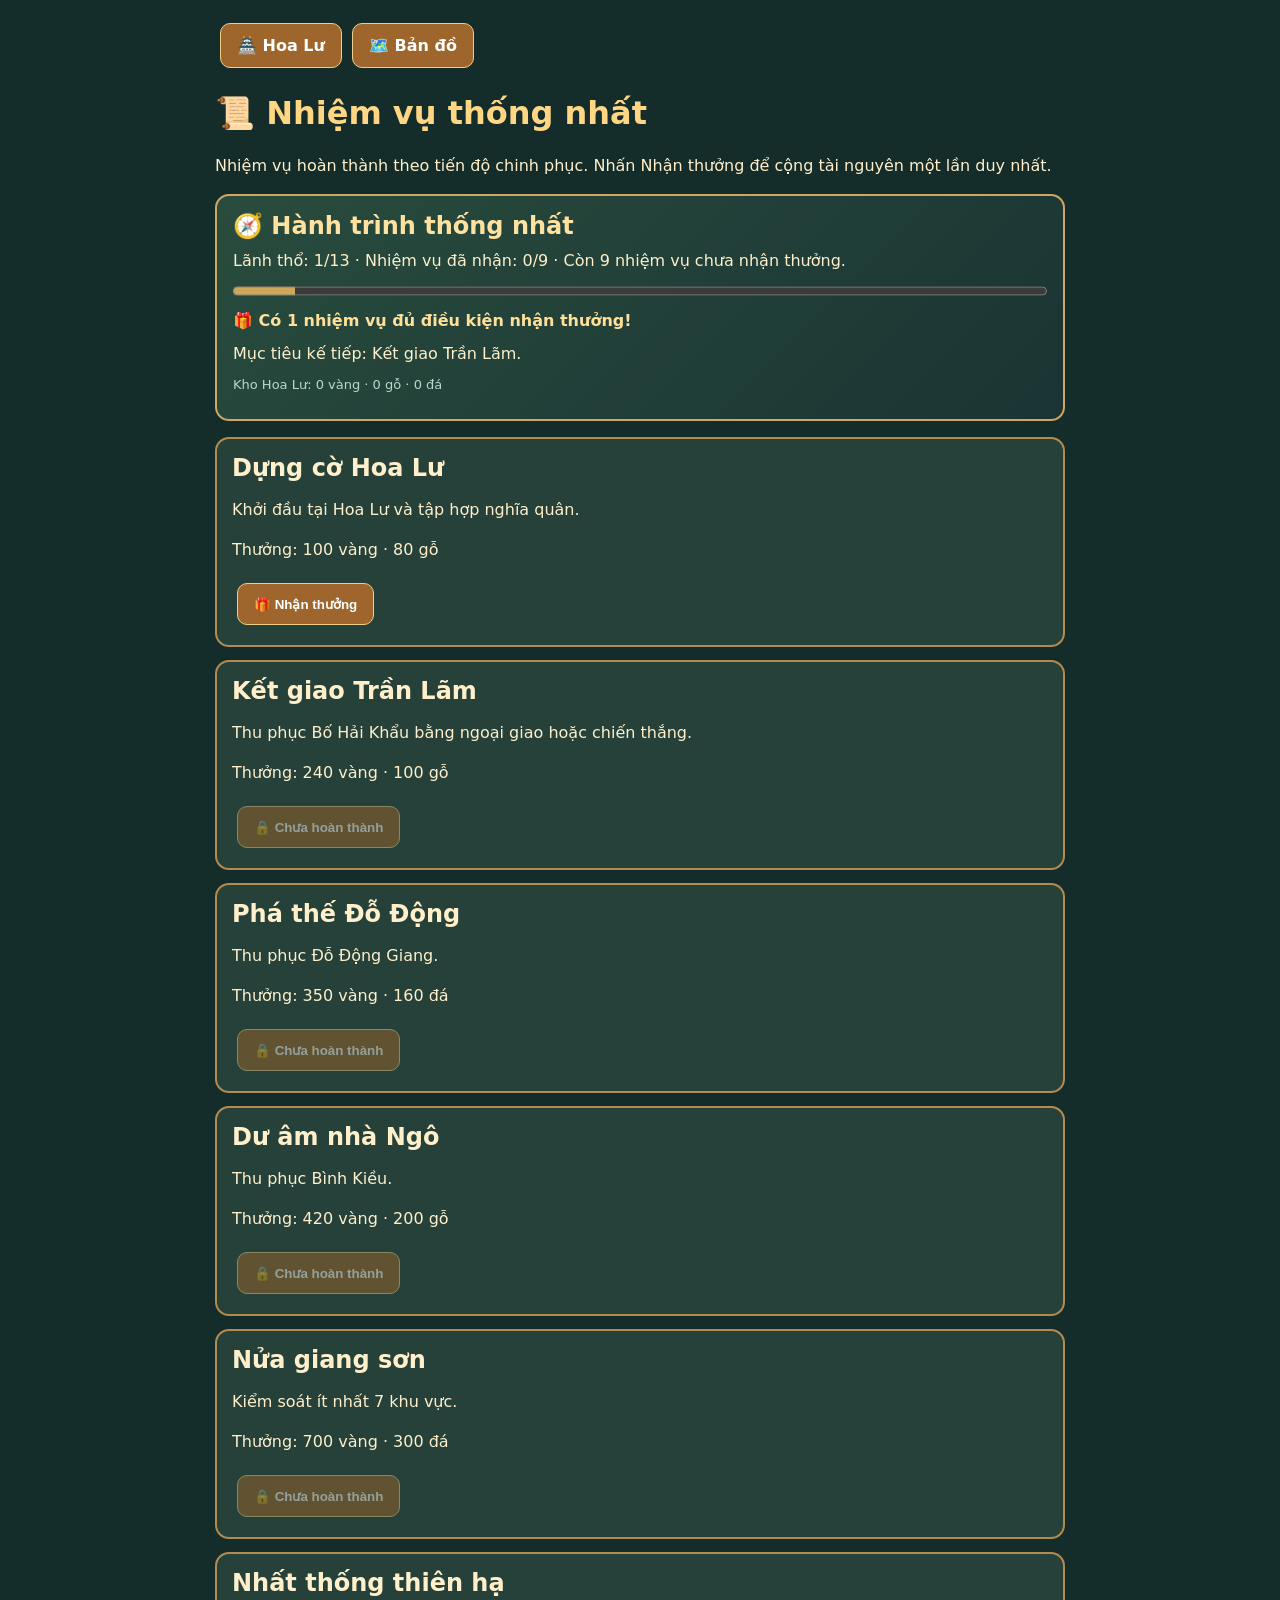
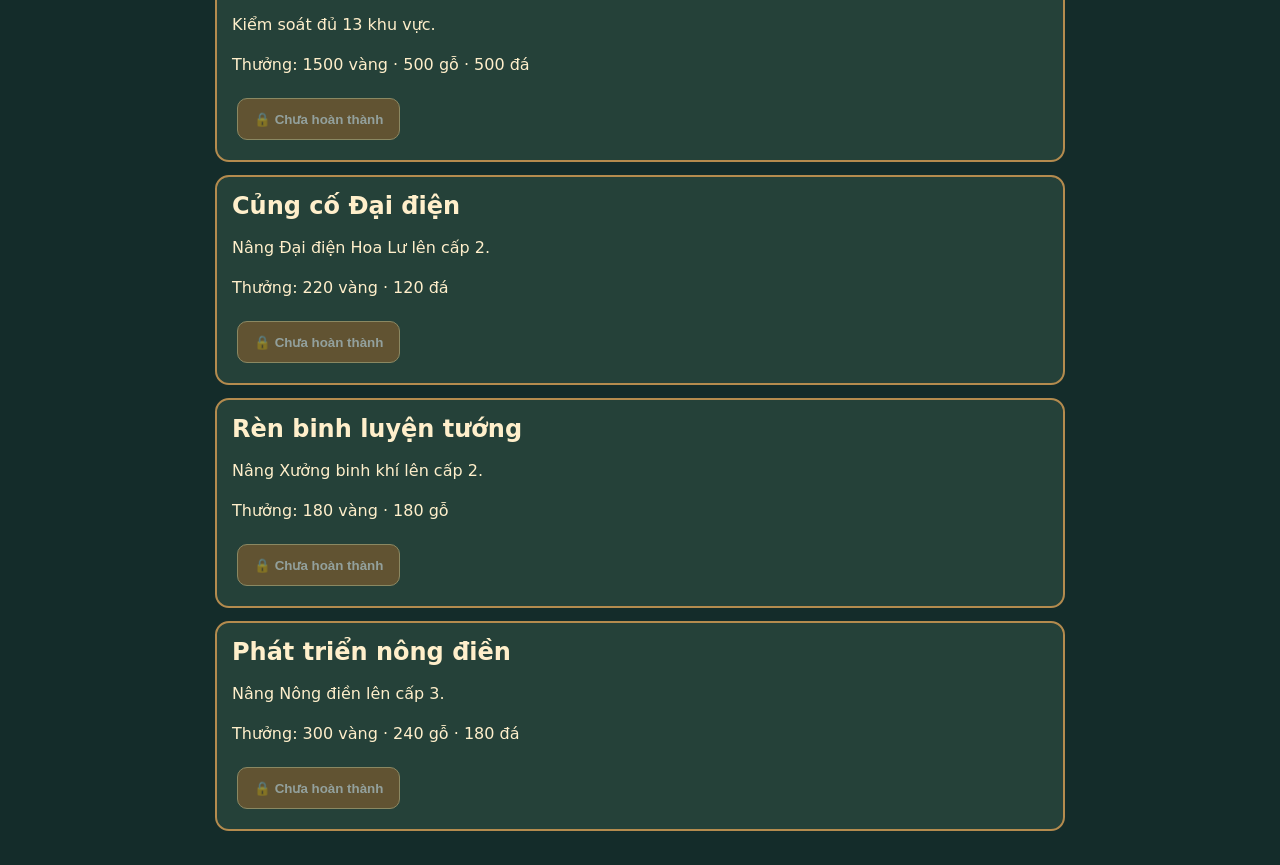
<file: quests.html>
<!doctype html><html lang="vi"><head><meta charset="utf-8"><meta name="viewport" content="width=device-width,initial-scale=1"><title>Nhiệm vụ – Loạn 12 Sứ Quân</title><link rel="stylesheet" href="mobile.css"><link rel="stylesheet" href="progression-v10.css"><style>body{background:#142c2a;color:#ffefcb;font-family:system-ui;margin:0}main{max-width:850px;margin:auto;padding:18px}article{background:#254139;border:2px solid #b48b4e;border-radius:14px;padding:15px;margin:13px 0}h1{color:#ffd784}h2{margin:0 0 8px}button,a{display:inline-block;padding:12px 16px;margin:5px;background:#9e662c;border:1px solid #efce8c;border-radius:10px;color:white;text-decoration:none;font-weight:700;cursor:pointer}button:disabled{opacity:.5}p{line-height:1.5}</style></head><body><main><nav><a href="index.html">🏯 Hoa Lư</a><a href="map.html">🗺️ Bản đồ</a></nav><h1>📜 Nhiệm vụ thống nhất</h1><p>Nhiệm vụ hoàn thành theo tiến độ chinh phục. Nhấn Nhận thưởng để cộng tài nguyên một lần duy nhất.</p><section id="progression-v10" aria-label="Tổng quan tiến trình"></section><div id="quests"></div><p id="notice" role="status"></p></main><script>const QUESTS=[["q1", "Dựng cờ Hoa Lư", "Khởi đầu tại Hoa Lư và tập hợp nghĩa quân.", [], {"gold": 100, "wood": 80}], ["q2", "Kết giao Trần Lãm", "Thu phục Bố Hải Khẩu bằng ngoại giao hoặc chiến thắng.", ["bohai"], {"gold": 240, "wood": 100}], ["q3", "Phá thế Đỗ Động", "Thu phục Đỗ Động Giang.", ["dodong"], {"gold": 350, "stone": 160}], ["q4", "Dư âm nhà Ngô", "Thu phục Bình Kiều.", ["binhkieu"], {"gold": 420, "wood": 200}], ["q5", "Nửa giang sơn", "Kiểm soát ít nhất 7 khu vực.", ["COUNT7"], {"gold": 700, "stone": 300}], ["q6", "Nhất thống thiên hạ", "Kiểm soát đủ 13 khu vực.", ["COUNT13"], {"gold": 1500, "wood": 500, "stone": 500}], ["q7","Củng cố Đại điện","Nâng Đại điện Hoa Lư lên cấp 2.",["HALL2"],{"gold":220,"stone":120}],["q8","Rèn binh luyện tướng","Nâng Xưởng binh khí lên cấp 2.",["FORGE2"],{"gold":180,"wood":180}],["q9","Phát triển nông điền","Nâng Nông điền lên cấp 3.",["FARM3"],{"gold":300,"wood":240,"stone":180}]];</script><script src="quests.js"></script><script src="progression-v10.js"></script></body></html>
</file>
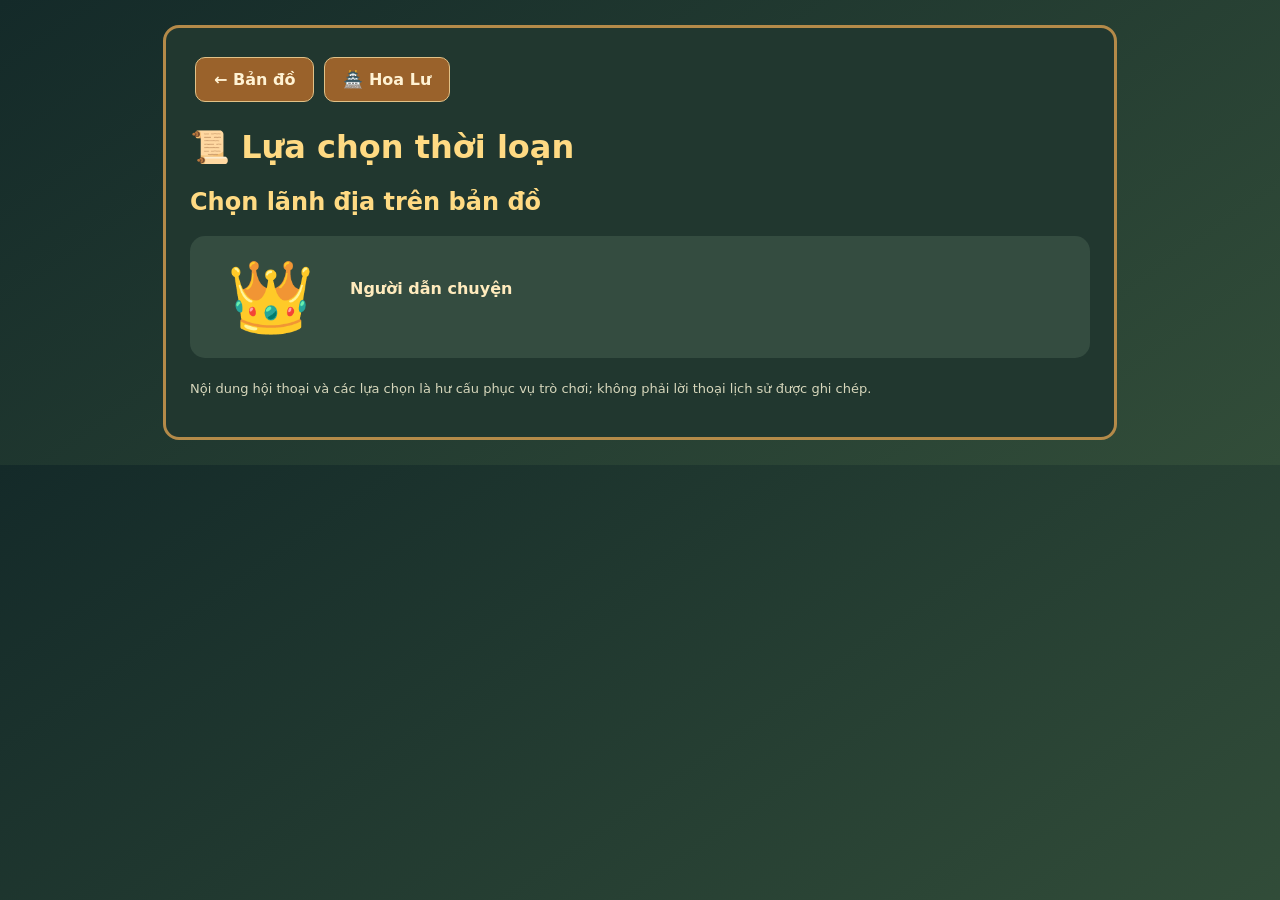
<file: story.html>
<!doctype html><html lang="vi"><head><meta charset="utf-8"><meta name="viewport" content="width=device-width,initial-scale=1"><title>Cốt truyện · Loạn 12 Sứ Quân</title>
<style>body{margin:0;background:linear-gradient(145deg,#142a29,#324d39);font-family:system-ui,sans-serif;color:#ffebbd}main{max-width:900px;margin:25px auto;padding:24px;background:#21372f;border:3px solid #b48a49;border-radius:16px}h1,h2{color:#ffda83}a,button{background:#9a622b;color:#fff2d3;border:1px solid #e1c187;border-radius:10px;padding:12px 18px;font-size:16px;font-weight:bold;cursor:pointer;text-decoration:none;display:inline-block;margin:5px}p{line-height:1.7}.scene{display:grid;grid-template-columns:120px 1fr;gap:20px;align-items:center;background:#344c40;padding:20px;border-radius:15px}.portrait{font-size:70px;text-align:center}.muted{color:#d6d6bb}#choices{margin-top:20px}.small{font-size:13px}@media(max-width:600px){.scene{grid-template-columns:1fr}.portrait{font-size:50px}}</style><link rel="stylesheet" href="mobile.css"></head>
<body><main><nav><a href="map.html">← Bản đồ</a><a href="index.html">🏯 Hoa Lư</a></nav><h1>📜 Lựa chọn thời loạn</h1><h2 id="chapter"></h2><div class="scene"><div class="portrait">👑</div><div><strong id="speaker">Người dẫn chuyện</strong><p id="line"></p></div></div><div id="choices"></div><p class="muted small">Nội dung hội thoại và các lựa chọn là hư cấu phục vụ trò chơi; không phải lời thoại lịch sử được ghi chép.</p></main>
<script>const STORY={"bohai": {"leader": "Trần Lãm", "chapter": "Liên minh Bố Hải Khẩu", "intro": "Trần Lãm là một thế lực có thể kết giao. Bạn sẽ chọn lời thuyết phục hay thử sức quân sự?", "hpFactor": 0.85, "attackFactor": 0.9, "style": "guard", "objective": "Thương lượng hoặc giao chiến"}, "dodong": {"leader": "Đỗ Cảnh Thạc", "chapter": "Đường vào Đỗ Động Giang", "intro": "Đỗ Cảnh Thạc giữ căn cứ hiểm yếu. Nghĩa quân cần chuẩn bị trước khi tiến đánh.", "hpFactor": 1.1, "attackFactor": 1.1, "style": "heavy", "objective": "Đánh chiếm căn cứ"}, "binhkieu": {"leader": "Ngô Xương Xí", "chapter": "Dư âm nhà Ngô", "intro": "Một hậu duệ nhà Ngô trấn giữ Bình Kiều. Quyết định quân sự có thể làm thay đổi cục diện.", "hpFactor": 1.18, "attackFactor": 1.12, "style": "guard", "objective": "Trận quyết chiến"}, "dangchau": {"leader": "Phạm Bạch Hổ", "chapter": "Thương nghị Đằng Châu", "intro": "Phạm Bạch Hổ có thể trở thành đồng minh nếu Hoa Lư chứng tỏ thiện chí.", "hpFactor": 0.94, "attackFactor": 1.0, "style": "guard", "objective": "Đàm phán hoặc tiến đánh"}, "tayphu": {"leader": "Nguyễn Siêu", "chapter": "Tranh hùng Tây Phù Liệt", "intro": "Nguyễn Siêu kiểm soát Tây Phù Liệt. Người chơi có thể tiến quân khi tuyến đường đã mở.", "hpFactor": 1.12, "attackFactor": 1.14, "style": "attack", "objective": "Thu phục lãnh địa"}, "tegiang": {"leader": "Lã Đường", "chapter": "Tranh hùng Tế Giang", "intro": "Lã Đường kiểm soát Tế Giang. Người chơi có thể tiến quân khi tuyến đường đã mở.", "hpFactor": 1.18, "attackFactor": 0.93, "style": "guard", "objective": "Thu phục lãnh địa"}, "sieu": {"leader": "Lý Khuê", "chapter": "Tranh hùng Siêu Loại", "intro": "Lý Khuê kiểm soát Siêu Loại. Người chơi có thể tiến quân khi tuyến đường đã mở.", "hpFactor": 0.94, "attackFactor": 1.0, "style": "heavy", "objective": "Thu phục lãnh địa"}, "tiendu": {"leader": "Nguyễn Thủ Tiệp", "chapter": "Tranh hùng Tiên Du", "intro": "Nguyễn Thủ Tiệp kiểm soát Tiên Du. Người chơi có thể tiến quân khi tuyến đường đã mở.", "hpFactor": 1.0, "attackFactor": 1.07, "style": "attack", "objective": "Thu phục lãnh địa"}, "duonglam": {"leader": "Ngô Nhật Khánh", "chapter": "Tranh hùng Đường Lâm", "intro": "Ngô Nhật Khánh kiểm soát Đường Lâm. Người chơi có thể tiến quân khi tuyến đường đã mở.", "hpFactor": 1.12, "attackFactor": 0.93, "style": "heavy", "objective": "Thu phục lãnh địa"}, "tamdai": {"leader": "Nguyễn Khoan", "chapter": "Tranh hùng Tam Đái", "intro": "Nguyễn Khoan kiểm soát Tam Đái. Người chơi có thể tiến quân khi tuyến đường đã mở.", "hpFactor": 1.18, "attackFactor": 1.0, "style": "attack", "objective": "Thu phục lãnh địa"}, "hoinho": {"leader": "Kiều Thuận", "chapter": "Tranh hùng Hồi Hồ", "intro": "Kiều Thuận kiểm soát Hồi Hồ. Người chơi có thể tiến quân khi tuyến đường đã mở.", "hpFactor": 0.94, "attackFactor": 1.07, "style": "guard", "objective": "Thu phục lãnh địa"}, "phongchau": {"leader": "Kiều Công Hãn", "chapter": "Tranh hùng Phong Châu", "intro": "Kiều Công Hãn kiểm soát Phong Châu. Người chơi có thể tiến quân khi tuyến đường đã mở.", "hpFactor": 1.0, "attackFactor": 1.14, "style": "heavy", "objective": "Thu phục lãnh địa"}};</script><script src="story.js"></script></body></html>
</file>
<file: mobile.css>
/* V0.8 mobile overrides */html{ -webkit-text-size-adjust:100%; }button,a,input,select{touch-action:manipulation}button{min-height:42px}body{overflow-x:hidden} @media(max-width:820px){header{padding:10px!important}.wrap{display:flex!important;flex-direction:column!important;padding:9px!important;gap:10px!important}.side{width:100%!important}.city{min-height:410px!important}.building{width:clamp(90px,23%,170px)!important}.building span{font-size:10px!important;padding:3px!important}.panel{padding:11px!important}.resources{gap:4px!important}.res{padding:6px!important;font-size:12px!important}.map{min-height:410px!important}.node{width:clamp(56px,13vw,85px)!important;padding:4px 2px!important}.node strong{font-size:9px!important}.actions{gap:6px!important}.actions button{flex:1 1 42%}nav{display:flex;gap:5px;flex-wrap:wrap}nav a{padding:9px!important} .board{max-width:min(96vw,520px)!important;margin:auto} .cell{min-width:0!important;aspect-ratio:1;font-size:clamp(17px,5vw,30px)!important;padding:0!important} .roster,.skills{flex-wrap:wrap!important} .hero-card{min-width:85px!important} }@media(max-width:480px){.map{min-height:350px!important}.node{width:58px!important}.node strong{font-size:8px!important}.city{min-height:330px!important}.building{width:24%!important}.building span{font-size:9px!important}.scene{padding:12px!important}.wrap{padding:5px!important}}
</file>
<file: gameplay-v10.css>
/* V1.0 campaign overview */
.gameplay-dashboard{border-color:#e1b963!important;background:linear-gradient(145deg,#29483f,#182d33)!important}
.v10-stats{display:grid;grid-template-columns:repeat(3,minmax(0,1fr));gap:7px;margin:10px 0}
.v10-stats>div{border:1px solid #8b7751;border-radius:10px;padding:10px 5px;text-align:center;background:#142c30}
.v10-stats strong{display:block;font-size:clamp(16px,2vw,22px);color:#ffe1a0}
.v10-stats span{display:block;font-size:11px;color:#c9d8c9;margin-top:3px}
.v10-progress{height:12px;border-radius:30px;background:#102c30;overflow:hidden;border:1px solid #8b7751}
.v10-progress span{display:block;height:100%;background:linear-gradient(90deg,#7eac63,#f0c66a);transition:width .25s}
.v10-links{display:grid;grid-template-columns:repeat(3,minmax(0,1fr));gap:6px;margin-top:10px}
.v10-links a{display:flex;align-items:center;justify-content:center;min-height:44px;padding:8px 5px;text-align:center;text-decoration:none;color:#fff4d7;background:#82552b;border:1px solid #dfb46c;border-radius:9px;font-weight:700;font-size:12px}
.v10-links a:focus-visible{outline:3px solid #ffe19b;outline-offset:2px}
@media(max-width:430px){.v10-stats{gap:4px}.v10-links{gap:4px}.v10-links a{font-size:11px}}
</file>
<file: city-economy-v10.css>
#city-bonus{margin:9px 0;padding:9px;border-left:3px solid #e5b968;background:#142d35;border-radius:5px}
#harvest-timer{margin-top:7px;padding:6px 2px;font-weight:600}
#collect:disabled{opacity:.6;cursor:not-allowed}
@media(max-width:560px){#city-bonus,#harvest-timer{font-size:13px}}
</file>
<file: hoalu-v11.css>
/* Hoa Lu V1.1 visual polish: progressive enhancement only. */
.city{isolation:isolate;background:linear-gradient(180deg,#9acdd6 0%,#cde7d8 28%,#8ebc7a 29%,#588a55 75%);transition:box-shadow .25s}
.city::before{content:"";position:absolute;inset:0;pointer-events:none;z-index:0;background:radial-gradient(circle at 77% 12%,#fff7c685,transparent 22%),linear-gradient(125deg,transparent 35%,#fff7c012 50%,transparent 65%)}
.city::after{content:"";position:absolute;inset:0;pointer-events:none;z-index:1;background:repeating-linear-gradient(90deg,transparent 0 79px,#ffffff06 80px 81px)}
.city .mountains,.city .river,.city .ground,.city .wall{pointer-events:none}
.city .buildings{z-index:3}
.city .topline{z-index:5;backdrop-filter:blur(4px)}
.city .tree,.city .banner{z-index:2}
.city .banner{transform-origin:50% 0;animation:hoaLuBanner 4.5s ease-in-out infinite alternate}
.city .banner:nth-of-type(4){animation-delay:-2s}
.building{z-index:1;outline-offset:3px;touch-action:manipulation}
.building:focus-visible{outline:3px solid #fff3b5;border-radius:14px}
.building.active{z-index:4}
.building.active span{background:#68431c;color:#fff5d3;box-shadow:0 0 0 2px #ffe09c66}
.building span{box-shadow:0 3px 8px #0d221b80}
.building[data-level="2"] img{filter:drop-shadow(0 0 5px #f9cf6b60)}
.building[data-level="3"] img{filter:drop-shadow(0 0 9px #ffe5a8a0)}
.city-hint{position:absolute;left:50%;bottom:13%;transform:translateX(-50%);z-index:4;background:#102f36d9;border:1px solid #e8bc6e;border-radius:999px;padding:7px 13px;font-size:12px;font-weight:700;pointer-events:none;white-space:nowrap;max-width:90%;text-overflow:ellipsis;overflow:hidden}
.city-scene-info{margin:8px 0 0;color:#d8e7d3;font-size:12px}
@keyframes hoaLuBanner{from{transform:rotate(-2deg)}to{transform:rotate(3deg)}}
@media(max-width:560px){.city{min-height:490px}.city-hint{bottom:10%;font-size:11px}.building{width:35%}.building span{max-width:100%;white-space:normal;line-height:1.2}}
@media(prefers-reduced-motion:reduce){.city .banner{animation:none}.building{transition:none}}
</file>
<file: economy-v11.css>
#economy-v11 p{font-size:13px;line-height:1.5;margin:8px 0}#economy-v11 h2{margin:0 0 10px;color:#ffd47c;font-size:19px}
</file>
<file: battle.css>
*{box-sizing:border-box}body{margin:0;color:#f7e8c7;font-family:system-ui,'Segoe UI',sans-serif;background:radial-gradient(ellipse at top,#284b48,#111c29 70%)}header{height:62px;background:#18212b;border-bottom:2px solid #c49746;display:flex;align-items:center;justify-content:space-between;padding:8px 22px;gap:12px}a{color:#f5d28a}main{max-width:1280px;margin:auto;padding:14px}.top{display:grid;grid-template-columns:1fr 110px 1fr;gap:12px;align-items:center}.fighter{min-height:148px;border:2px solid #ad8846;border-radius:12px;background:#142633d9;display:flex;gap:12px;align-items:center;padding:10px}.fighter img{width:110px;height:130px;object-fit:contain}.enemy{flex-direction:row-reverse}.enemy-icon{font-size:68px;text-align:center;width:110px}.fdata{flex:1;min-width:0}.fdata b{display:block;margin-bottom:10px}.fdata small{display:block;margin:4px 0}.meter{background:#34404b;height:16px;border-radius:8px;overflow:hidden;border:1px solid #687481}.meter.shield{height:9px}.fill{height:100%;transition:width .25s;width:100%}.green{background:#42b56c}.red{background:#d65352}.blue{background:#5fa7ee}.yellow{background:#f5c453}.mid{text-align:center}.vs{font-size:28px;color:#e9a75b;font-weight:900}.play{display:grid;grid-template-columns:235px minmax(340px,1fr) 225px;gap:14px;margin-top:15px}.sidebar{border:1px solid #a58046;border-radius:12px;background:#142633e8;padding:14px;font-size:14px}.sidebar h3{color:#f4ca7a;margin:8px 0}.sidebar p{line-height:1.45}.note{color:#c4cdd0;font-size:12px}.board-wrap{text-align:center}.board{display:grid;grid-template-columns:repeat(7,minmax(0,1fr));gap:5px;max-width:560px;margin:0 auto;background:#101922;padding:10px;border:3px solid #c19a57;border-radius:14px;box-shadow:0 10px 30px #0008}.cell{aspect-ratio:1;min-width:0;cursor:pointer;border-radius:12px;border:2px solid #ffffff55;font-size:clamp(21px,3.1vw,38px);display:grid;place-items:center;transition:transform .1s,outline .1s;text-shadow:0 2px 4px #0009}.cell:focus-visible{outline:3px solid white}.cell.selected{outline:4px solid #fff4a4;transform:scale(.95)}.cell.hint{outline:4px solid #55e4ec}.t0{background:linear-gradient(145deg,#db665a,#7b1e26)}.t1{background:linear-gradient(145deg,#4c9de4,#204475)}.t2{background:linear-gradient(145deg,#63a6a5,#195e58)}.t3{background:linear-gradient(145deg,#df7aa0,#9e3058)}.t4{background:linear-gradient(145deg,#dfc36a,#9b742b)}.t5{background:linear-gradient(145deg,#ee8a4b,#9e3c21)}button,select{background:#a83130;color:white;border:1px solid #f4c777;border-radius:7px;padding:11px;cursor:pointer;font-weight:700;width:100%;margin:5px 0}button:disabled{opacity:.48;cursor:not-allowed}select{background:#273f51}.legend{font-size:13px;margin:12px auto;line-height:1.8}#status{min-height:50px;background:#263d4b;border:1px solid #708494;padding:10px;border-radius:8px}#log{max-height:360px;overflow:auto;font-size:12px}#log p{border-bottom:1px solid #ffffff24;padding-bottom:7px}.overlay{position:fixed;inset:0;background:#050c12d9;display:grid;place-items:center;padding:20px}.hidden{display:none}.dialog{max-width:450px;background:#213546;border:2px solid #d6a454;padding:28px;border-radius:14px;text-align:center}.actions{display:flex;gap:10px;align-items:center}.actions a{white-space:nowrap}@media(max-width:900px){.play{grid-template-columns:1fr}.sidebar.right{display:none}.sidebar{order:2}.board-wrap{order:1}.top{grid-template-columns:1fr 65px 1fr}.fighter{padding:6px;gap:4px}.fighter img,.enemy-icon{width:60px;height:80px;font-size:42px}.fdata b{font-size:12px}.board{max-width:510px}.cell{font-size:clamp(20px,6vw,34px)}}@media(max-width:480px){header{font-size:11px;padding:5px}.top{gap:4px}.mid{font-size:12px}.fighter{min-height:100px}.fighter img,.enemy-icon{width:45px;height:65px;font-size:32px}.board{gap:3px;padding:5px}.cell{border-radius:7px}.legend{font-size:11px}}
.roster{display:grid;grid-template-columns:repeat(3,minmax(0,1fr));gap:5px}.hero-card{padding:6px 3px;background:#314252;border:1px solid #bd9654;border-radius:8px;text-align:center;cursor:pointer;font-size:11px}.hero-card.active{outline:2px solid #ffdf76}.hero-card .face{font-size:27px}.hero-card small{display:block;color:#f0d48e}.hero-card .mini{height:5px;background:#18222c;border-radius:5px;margin-top:5px;overflow:hidden}.hero-card .mini span{display:block;height:100%;background:#e4c451}.troops label{display:flex;justify-content:space-between;align-items:center;gap:8px;font-size:12px}.troops input{width:62px;padding:5px;border-radius:5px;background:#273f51;color:white;border:1px solid #caa15c}.troops .warn{color:#ffad9a}.skills button{font-size:12px;white-space:normal}.formation-note{font-size:12px;color:#e4c98e}
</file>
<file: mobile-v09.css>
/* V0.9: Mobile-first refinements, safe-area and touch-friendly controls. */
html{scroll-padding-top:12px}
body{padding-bottom:env(safe-area-inset-bottom,0px)}
button,a,select,input{ -webkit-tap-highlight-color:transparent }
button:focus-visible,a:focus-visible,input:focus-visible,select:focus-visible{outline:3px solid #ffdc80;outline-offset:2px}
#board{touch-action:none;user-select:none;-webkit-user-select:none}
#board .cell{touch-action:none;user-select:none;-webkit-user-select:none}
@media(max-width:820px){
  .play{display:flex!important;flex-direction:column!important;gap:12px!important}
  .board-wrap{order:0;min-width:0!important;width:100%!important}
  .sidebar{order:1;min-width:0!important;width:100%!important}
  .sidebar.right{order:2}
  .top{display:flex!important;flex-wrap:wrap!important;gap:8px!important}
  .fighter{min-width:0!important;flex:1 1 40%!important}
  .mid{flex:0 0 100%!important;order:3;display:flex!important;align-items:center;justify-content:center;gap:18px}
  #board{width:min(96vw,490px)!important;max-width:100%!important;aspect-ratio:1;margin:0 auto}
  #board .cell{min-width:0!important;min-height:0!important;aspect-ratio:1}
  .board-wrap{padding:8px!important}
  .troops input{max-width:110px}
  .overlay .dialog{width:min(94vw,450px);max-height:85dvh;overflow:auto}
  .node{min-height:42px!important}
}
@media(max-width:430px){
  .fighter img{max-width:64px!important;height:auto!important}
  .top{padding:8px!important}
  #board{width:min(96vw,390px)!important}
  #board .cell{font-size:clamp(17px,5.8vw,27px)!important}
  .legend{font-size:12px;line-height:1.8}
  .resources{justify-content:center}
  .res{font-size:12px!important}
  .map .node{font-size:9px!important}
}
</file>
<file: battle-fx-v10.css>
/* V1.0 Phase 2 — lightweight battle feedback */
.battle-fx-layer{position:fixed;inset:0;pointer-events:none;z-index:1500;overflow:hidden}
.battle-float{position:absolute;transform:translate(-50%,-50%);font-size:clamp(20px,4vw,32px);font-weight:900;white-space:nowrap;text-shadow:0 2px 2px #101923,0 0 9px #101923;animation:battle-float-up .9s ease-out forwards}
.battle-float.damage{color:#ff9b80}.battle-float.heal{color:#8bf6a5}.battle-float.shield{color:#8bd6ff}.battle-float.combo{color:#ffe181;letter-spacing:1px}
.battle-hit{animation:battle-hit .45s ease-in-out}.battle-combo{animation:battle-combo .45s ease-out}
.battle-victory{animation:battle-result-in .45s ease-out;border-color:#ffe17d!important;box-shadow:0 0 40px #ffd25c55}
.battle-defeat{animation:battle-result-in .45s ease-out}
#result .dialog #result-title{font-size:clamp(23px,5vw,32px);margin-top:0}
#result .dialog #result-text{line-height:1.65}
#result .dialog .actions{justify-content:center;flex-wrap:wrap}
#result .dialog .actions button{min-width:135px;flex:1}
@keyframes battle-float-up{0%{opacity:0;transform:translate(-50%,-15%) scale(.7)}20%{opacity:1}100%{opacity:0;transform:translate(-50%,-180%) scale(1.1)}}
@keyframes battle-hit{0%,100%{filter:none}25%,75%{filter:brightness(1.6)}50%{filter:brightness(.8)}}
@keyframes battle-combo{0%,100%{box-shadow:0 10px 30px #0008}50%{box-shadow:0 0 30px #ffcb6b99}}
@keyframes battle-result-in{from{opacity:0;transform:translateY(18px) scale(.95)}to{opacity:1;transform:translateY(0) scale(1)}}
@media(prefers-reduced-motion:reduce){.battle-float,.battle-hit,.battle-combo,.battle-victory,.battle-defeat{animation:none!important}}
</file>
<file: heroes-v11.css>
#doctrine{display:block;width:100%;padding:10px 12px;margin:8px 0;border:2px solid #c99c57;border-radius:9px;background:#203a3f;color:#ffedc5;font:700 15px system-ui;min-height:44px}#doctrine:focus-visible{outline:3px solid #ffe4a5;outline-offset:2px}#doctrine-desc{border-left:3px solid #e2b366;padding:8px 10px;background:#172e35;border-radius:4px;line-height:1.45}.hero-card:focus-visible{outline:3px solid #ffe4a5;outline-offset:2px}@media(max-width:600px){#doctrine{font-size:16px}}
</file>
<file: enemy-ai-v11.css>
#difficulty{width:100%;min-height:44px;padding:10px;background:#203a3f;color:#ffefca;border:2px solid #c99c57;border-radius:9px;font:700 15px system-ui;margin:8px 0}#difficulty:disabled{opacity:.55}#difficulty:focus-visible{outline:3px solid #ffe4a5;outline-offset:2px}@media(max-width:600px){#difficulty{font-size:16px}}
</file>
<file: battle-mobile-v11.css>
/* V1.1 Phase 5 mobile-first battle ergonomics */
#audio-toggle{width:auto;min-height:44px;padding:9px 13px;margin:0;border:2px solid #e8c075;border-radius:9px;background:#284753;color:#ffe9ad;font:700 13px system-ui;white-space:nowrap}
#audio-toggle:focus-visible{outline:3px solid #fff;outline-offset:3px}
.battle-controls-v11{display:flex;justify-content:center;gap:8px;margin:8px auto 12px;max-width:560px}
.board{touch-action:pan-y}
.cell{user-select:none;-webkit-user-select:none;-webkit-tap-highlight-color:transparent}
@media(max-width:900px){.board-wrap{min-width:0}.board{width:min(100%,560px);max-width:560px}.play{grid-template-columns:minmax(0,1fr)}.top{min-width:0}.fighter{min-width:0}.fdata{overflow-wrap:anywhere}}
@media(max-width:560px){header{height:auto;min-height:58px;flex-wrap:wrap;justify-content:center;text-align:center;padding:8px}header strong{flex:1 1 65%;font-size:11px}.top{grid-template-columns:minmax(0,1fr) 42px minmax(0,1fr)}.mid .vs{font-size:18px}.fighter{min-width:0;gap:4px}.fighter img,.enemy-icon{width:38px;height:55px}.fdata b{font-size:11px}.board{width:100%;padding:4px;gap:3px}.cell{font-size:clamp(19px,6.4vw,31px);border-width:1px;min-height:0}.legend{font-size:11px}.sidebar{padding:11px}.overlay .dialog{width:min(100%,420px);max-height:90dvh;overflow:auto}}
@media(prefers-reduced-motion:reduce){.cell,.fill{transition:none!important}}
</file>
<file: hero-progress-v12.css>
#hero-progress-v12{display:grid;gap:8px;margin:10px 0}.hero-progress-card{background:#263f45;border:1px solid #b18b54;border-radius:10px;padding:10px}.hero-progress-card strong{color:#ffe1a1}.hero-progress-card p{margin:5px 0;font-size:12px}.hero-progress-card small{color:#cbd7d2}
</file>
<file: battle-j2me-v13.css>
/* V1.3 P1 — J2ME-inspired jewel board, original vector styling. */
.board-wrap{position:relative;isolation:isolate;padding:12px 8px 16px;border:2px solid #b38b48;border-radius:18px;background:radial-gradient(ellipse at 50% 0%,#526c59 0%,#263e3d 50%,#15232b 100%);box-shadow:inset 0 2px 0 #ffedaa55,0 14px 32px #0006}
.board{position:relative;gap:4px;padding:9px;border:5px ridge #dfbb6b;border-radius:12px;background:repeating-linear-gradient(45deg,#14292e,#14292e 8px,#1b3339 8px,#1b3339 16px);box-shadow:inset 0 0 0 3px #513c23,0 5px 0 #4a2f1c,0 9px 20px #0008}
.board .cell{position:relative;overflow:hidden;border-radius:8px;border:2px solid #ffffff7c;box-shadow:inset 0 3px 2px #ffffff60,inset 0 -5px 5px #0005,0 2px 2px #0009;font-family:'Segoe UI Emoji',system-ui,sans-serif;font-size:clamp(22px,3.3vw,38px);line-height:1;text-shadow:0 2px 2px #0009,0 0 9px #fff5;touch-action:manipulation;transition:transform .14s ease,filter .14s ease,box-shadow .14s ease}
.board .cell::before{content:'';position:absolute;inset:5% 8% auto;height:35%;border-radius:70% 70% 35% 35%;background:linear-gradient(#fff8,#fff0);pointer-events:none}
.board .cell:active{transform:scale(.93)}
.board .cell.selected{outline:3px solid #fff5a2;outline-offset:-3px;filter:brightness(1.25);z-index:1}
.board .cell.hint{outline:3px solid #78ffff;outline-offset:-3px}
.board .t0{background:radial-gradient(circle at 30% 20%,#ffc4a1,#cf4240 45%,#751c2c 90%)}
.board .t1{background:radial-gradient(circle at 30% 20%,#c2e8ff,#4388d1 45%,#193a82 90%)}
.board .t2{background:radial-gradient(circle at 30% 20%,#e8ffba,#3fbc76 45%,#16553d 90%)}
.board .t3{background:radial-gradient(circle at 30% 20%,#ffd9e7,#d85b92 45%,#832c65 90%)}
.board .t4{background:radial-gradient(circle at 30% 20%,#ffffc5,#edc449 45%,#987025 90%)}
.board .t5{background:radial-gradient(circle at 30% 20%,#fff1a5,#ec7939 45%,#9b3124 90%)}
.board .cell.v13-match{animation:v13-pop .28s ease-out both;filter:brightness(1.6)}
.board .cell.v13-new{animation:v13-drop .23s cubic-bezier(.18,.7,.3,1.25) both}
.board.v13-combo{animation:v13-board-glow .42s ease-out}
.v13-combo-label{position:absolute;left:50%;top:38%;transform:translate(-50%,-50%);z-index:4;pointer-events:none;color:#fff6bb;font-weight:1000;font-size:clamp(25px,6vw,46px);letter-spacing:1px;text-shadow:0 3px #823b1b,0 0 14px #ffe88e;animation:v13-label .65s ease-out both}
.v13-tile-key{display:flex;justify-content:center;flex-wrap:wrap;gap:7px;margin:10px auto;font-size:12px}
.v13-tile-key span{padding:4px 7px;border:1px solid #b9985c;border-radius:8px;background:#162c32cc}
@keyframes v13-pop{0%{transform:scale(1);opacity:1}55%{transform:scale(1.16)}100%{transform:scale(.6);opacity:.2}}
@keyframes v13-drop{from{transform:translateY(-20%);opacity:.35}to{transform:translateY(0);opacity:1}}
@keyframes v13-board-glow{50%{filter:brightness(1.28)}}
@keyframes v13-label{0%{opacity:0;transform:translate(-50%,-35%) scale(.75)}35%{opacity:1}100%{opacity:0;transform:translate(-50%,-95%) scale(1.15)}}
@media(max-width:480px){.board-wrap{padding:8px 3px 10px}.board{gap:3px;padding:5px;border-width:3px}.board .cell{border-width:1px;border-radius:5px;font-size:clamp(21px,6vw,32px)}.v13-tile-key{gap:4px;font-size:11px}}
@media(prefers-reduced-motion:reduce){.board .cell,.board.v13-combo,.v13-combo-label{animation:none!important;transition:none!important}}
</file>
<file: chronicle-v12.css>
:root{font-family:system-ui,"Segoe UI",sans-serif;color:#f9e8c5;background:#132a29}*{box-sizing:border-box}body{margin:0;background:radial-gradient(ellipse at top,#345b4a,#122528 70%)}main{max-width:1050px;margin:auto;padding:18px}nav{display:flex;flex-wrap:wrap;gap:10px}a{display:inline-block;color:#ffdfa0;background:#4c3325;border:1px solid #bd955c;border-radius:10px;padding:11px 15px;text-decoration:none;font-weight:700}header{margin:18px 0;padding:24px;border:2px solid #d4ad69;border-radius:18px;background:linear-gradient(120deg,#593b2b,#24473c)}header span{letter-spacing:2px;font-size:12px;color:#ffdc96}h1{font-size:clamp(25px,4vw,40px);margin:10px 0}h2{color:#ffe0a0;margin:0 0 14px;font-size:20px}.stats{display:grid;grid-template-columns:repeat(3,minmax(0,1fr));gap:12px}.stat,.panel{background:#213e39;border:1px solid #b38d58;border-radius:14px;padding:17px;margin-bottom:14px}.stat b{font-size:27px;display:block;color:#ffda82}.stat span{font-size:13px}.list{display:grid;grid-template-columns:repeat(auto-fit,minmax(190px,1fr));gap:9px}.item{padding:11px;border-radius:10px;background:#2c4b40;border:1px solid #67816b}.item small{display:block;color:#d8d7b9;margin-top:5px}.muted,.foot{color:#d0d8c7;line-height:1.5}.foot{text-align:center;font-size:12px}.event{padding:9px 0;border-bottom:1px solid #ffffff24;line-height:1.5}@media(max-width:520px){main{padding:10px}.stats{gap:6px}.stat{padding:10px}.stat b{font-size:22px}header{padding:16px}.panel{padding:13px}}
</file>
<file: achievements-v12.css>
.achievement-grid{display:grid;grid-template-columns:repeat(auto-fit,minmax(220px,1fr));gap:10px}.achievement-card{background:#2c4b40;border:1px solid #ad915f;border-radius:12px;padding:13px}.achievement-card h3{margin:0 0 8px;color:#ffdf9c;font-size:16px}.achievement-card p{line-height:1.45;margin:7px 0}.achievement-card small{display:block;color:#d5d9bc}.achievement-card button{margin-top:10px;width:100%;min-height:44px;border:1px solid #f3d18c;border-radius:9px;background:#9b6031;color:white;font-weight:700;cursor:pointer}.achievement-card button:disabled{opacity:.58;cursor:default}#achievement-notice{min-height:22px;color:#ffe1a2}
</file>
<file: strategic-events-v12.css>
.strategic-event{background:#2b4c41;border:1px solid #ad8b56;border-radius:12px;padding:14px;margin:10px 0}.strategic-event h3{color:#ffe0a0;margin:0 0 8px}.strategic-event p{line-height:1.5}.strategic-event button{display:inline-block;background:#96602d;border:1px solid #e3c488;color:#fff7e0;border-radius:9px;padding:11px;margin:8px 8px 4px 0;cursor:pointer;font-weight:700;min-height:44px}.strategic-event small{display:block;color:#d6ddc8;margin-bottom:5px}#strategic-events-notice{color:#ffdc91;min-height:20px}
</file>
<file: campaign-map-v10.css>
/* V1.0 campaign route overlay */
.map{isolation:isolate}
.campaign-routes{position:absolute;inset:0;width:100%;height:100%;z-index:1;pointer-events:none;overflow:visible}
.campaign-routes line{vector-effect:non-scaling-stroke;stroke-width:3;stroke-linecap:round}
.campaign-routes .route-open{stroke:#ffe1a1;stroke-dasharray:8 5;opacity:.88}
.campaign-routes .route-locked{stroke:#172f2c;stroke-dasharray:3 7;opacity:.65}
.node.campaign-available{box-shadow:0 0 0 3px #ffdc77aa,0 0 18px #ffd478aa}
.node.campaign-inaccessible{opacity:.6}
.campaign-legend{display:flex;gap:8px;flex-wrap:wrap;padding:9px 2px;font-size:12px;color:#ffe6b3}
.campaign-legend span{background:#1c342d;border:1px solid #8c764a;border-radius:7px;padding:6px}
.campaign-target{display:block;text-decoration:none;border:1px solid #94784d;border-radius:8px;padding:10px;margin:6px 0;background:#294238;color:#ffe6ad;min-height:44px}
.campaign-target:hover,.campaign-target:focus-visible{background:#375b49;outline:2px solid #eecb80}
@media(max-width:480px){.campaign-legend{font-size:11px;gap:4px}.campaign-legend span{padding:5px}.campaign-routes line{stroke-width:2}}
</file>
<file: progression-v10.css>
#progression-v10{background:linear-gradient(135deg,#294c3e,#1a3433);border:2px solid #d0a663;border-radius:14px;padding:16px;margin:16px 0}
#progression-v10 h2{color:#ffe1a0;margin:0 0 8px}
#progression-v10 p{margin:9px 0}
#progression-v10 progress{display:block;width:100%;height:18px;accent-color:#cda85a}
#progression-v10 .v10-notice{color:#ffe09a;font-weight:700}
#progression-v10 .v10-resources{font-size:13px;color:#bcd7cb}
</file>
